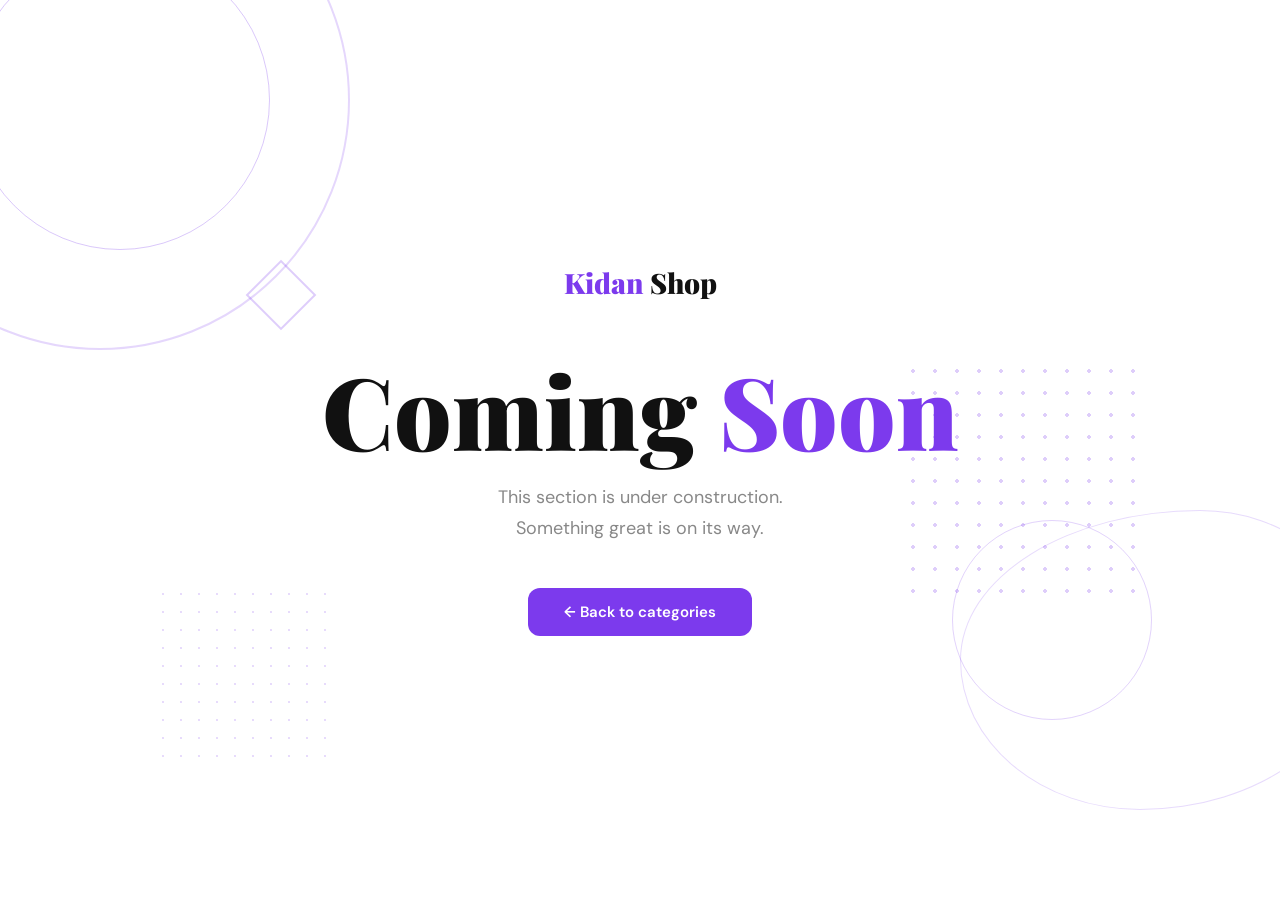
<file: coming-soon.html>
<!DOCTYPE html>
<html lang="en">
<head>
  <meta charset="UTF-8"/>
  <meta name="viewport" content="width=device-width, initial-scale=1.0, viewport-fit=cover"/>
  <title>Coming Soon – Kidan Shop</title>
  <link href="https://fonts.googleapis.com/css2?family=Playfair+Display:wght@700;900&family=DM+Sans:wght@400;500&display=swap" rel="stylesheet"/>
  <script>
    // Apply saved theme before first paint (shared across all pages)
    (function () {
      try {
        if (localStorage.getItem('kidan-theme') === 'dark')
          document.documentElement.setAttribute('data-theme', 'dark');
      } catch (e) {}
    })();
  </script>
  <style>
    * { margin: 0; padding: 0; box-sizing: border-box; }
    body {
      min-height: 100vh;
      display: flex;
      flex-direction: column;
      align-items: center;
      justify-content: center;
      background: #ffffff;
      font-family: 'DM Sans', sans-serif;
      overflow: hidden;
      position: relative;
    }
    .bg { position: fixed; inset: 0; pointer-events: none; z-index: 0; overflow: hidden; }
    .bg .r1 { position:absolute;width:500px;height:500px;top:-150px;left:-150px;border-radius:50%;border:2px solid rgba(124,58,237,0.2);animation:spin 40s linear infinite; }
    .bg .r2 { position:absolute;width:300px;height:300px;top:-50px;left:-30px;border-radius:50%;border:1.5px solid rgba(124,58,237,0.28);animation:spin 25s linear infinite reverse; }
    .bg .r3 { position:absolute;width:200px;height:200px;bottom:20%;right:10%;border-radius:50%;border:1px solid rgba(124,58,237,0.22);animation:spin 32s linear infinite; }
    .bg .b1 { position:absolute;width:400px;height:300px;bottom:10%;right:-80px;border-radius:60% 40% 55% 45%/50% 45% 55% 50%;border:1.5px solid rgba(124,58,237,0.18);animation:morph 18s ease-in-out infinite; }
    .bg .dg { position:absolute;width:250px;height:250px;top:40%;right:10%;background-image:radial-gradient(circle,rgba(124,58,237,0.25) 2px,transparent 2px);background-size:22px 22px;animation:drift 18s ease-in-out infinite; }
    .bg .dg2 { position:absolute;width:180px;height:180px;bottom:15%;left:12%;background-image:radial-gradient(circle,rgba(124,58,237,0.18) 1.5px,transparent 1.5px);background-size:18px 18px;animation:drift 24s ease-in-out infinite reverse; }
    .bg .cross { position:absolute;width:50px;height:50px;top:30%;left:20%;border:2px solid rgba(124,58,237,0.25);transform:rotate(45deg);animation:spin 20s linear infinite; }
    @keyframes spin { to { transform: rotate(360deg); } }
    @keyframes morph { 0%,100%{border-radius:60% 40% 55% 45%/50% 45% 55% 50%}50%{border-radius:40% 60% 45% 55%/55% 40% 60% 45%} }
    @keyframes drift { 0%,100%{transform:translate(0,0)}50%{transform:translate(15px,-20px)} }
    .content {
      position: relative;
      z-index: 1;
      text-align: center;
      padding: 40px 24px;
    }
    .logo {
      font-family: 'Playfair Display', serif;
      font-size: 28px;
      font-weight: 900;
      margin-bottom: 56px;
      text-decoration: none;
      display: inline-block;
    }
    .logo .k { color: #7c3aed; }
    .logo .s { color: #111; }
    h1 {
      font-family: 'Playfair Display', serif;
      font-size: clamp(52px, 9vw, 100px);
      font-weight: 900;
      color: #111;
      line-height: 1.05;
      margin-bottom: 20px;
    }
    h1 em { color: #7c3aed; font-style: normal; }
    p {
      font-size: 18px;
      color: #888;
      margin-bottom: 44px;
      line-height: 1.7;
    }
    .back-btn {
      display: inline-flex;
      align-items: center;
      gap: 8px;
      padding: 14px 36px;
      background: #7c3aed;
      color: white;
      text-decoration: none;
      border-radius: 12px;
      font-family: 'DM Sans', sans-serif;
      font-size: 15px;
      font-weight: 600;
      transition: background 0.2s, transform 0.2s;
    }
    .back-btn:hover { background: #6d28d9; transform: translateY(-2px); }

    /* ── MOBILE ── */
    @media (max-width: 480px) {
      .content { padding: 32px 20px; }
      .logo { margin-bottom: 40px; }
      h1 { font-size: clamp(40px, 13vw, 64px); }
      p { font-size: 16px; margin-bottom: 36px; }
      .back-btn { padding: 13px 28px; font-size: 14px; }
    }

    /* Short screens (landscape phones): allow scrolling */
    @media (max-height: 640px) {
      body { overflow: auto; padding: 24px 0; }
    }

    /* ── DARK THEME ── */
    html[data-theme="dark"] body { background: #14101f; }
    html[data-theme="dark"] h1 { color: #f3f0fb; }
    html[data-theme="dark"] p { color: #a99fbb; }
    html[data-theme="dark"] .logo .s { color: #f3f0fb; }
  </style>
</head>
<body>
  <div class="bg">
    <div class="r1"></div>
    <div class="r2"></div>
    <div class="r3"></div>
    <div class="b1"></div>
    <div class="dg"></div>
    <div class="dg2"></div>
    <div class="cross"></div>
  </div>
  <div class="content">
    <a href="./index.html" class="logo"><span class="k">Kidan</span><span class="s"> Shop</span></a>
    <h1>Coming <em>Soon</em></h1>
    <p>This section is under construction.<br/>Something great is on its way.</p>
    <a href="./index.html" class="back-btn">← Back to categories</a>
  </div>
</body>
</html>
</file>
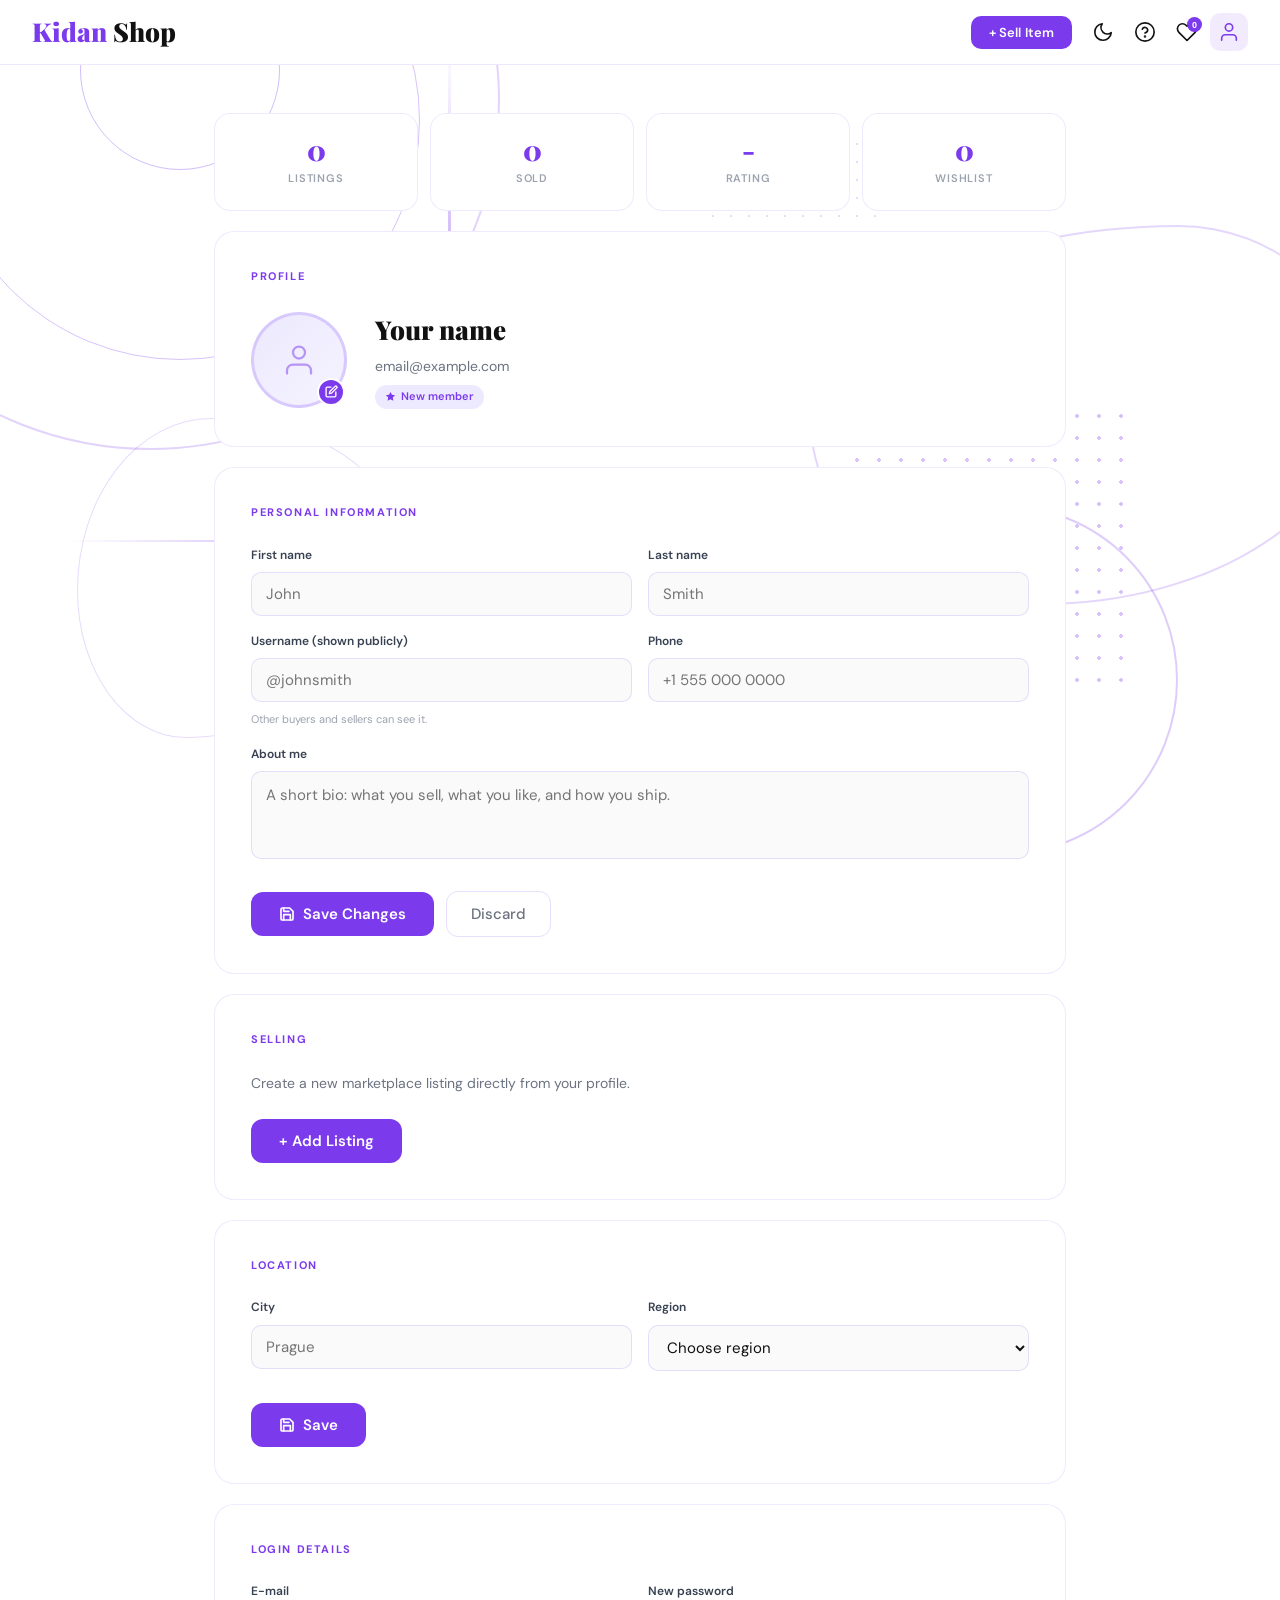
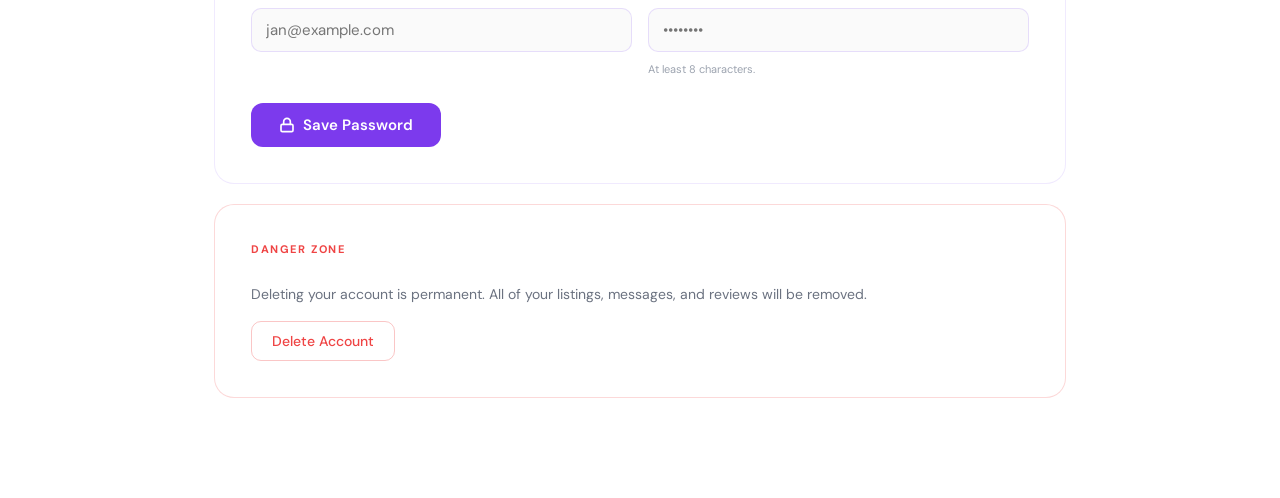
<file: profile.html>
<!DOCTYPE html>
<html lang="en">
<head>
  <meta charset="UTF-8"/>
  <meta name="viewport" content="width=device-width, initial-scale=1.0, viewport-fit=cover"/>
  <title>My Profile - Kidan Shop</title>
  <link rel="preconnect" href="https://fonts.googleapis.com"/>
  <link rel="preconnect" href="https://fonts.gstatic.com" crossorigin/>
  <link href="https://fonts.googleapis.com/css2?family=Playfair+Display:wght@700;900&family=DM+Sans:wght@400;500;600&display=swap" rel="stylesheet"/>
  <link rel="stylesheet" href="src/lenis.css?v=1.3.23"/>
  <link rel="stylesheet" href="style.css"/>
  <script>
    // Apply saved theme before first paint (shared across all pages)
    (function () {
      try {
        if (localStorage.getItem('kidan-theme') === 'dark')
          document.documentElement.setAttribute('data-theme', 'dark');
      } catch (e) {}
    })();
  </script>
  <style>
    /* ── PROFILE PAGE STYLES ── */

    .profile-wrap {
      max-width: 900px;
      margin: 0 auto;
      padding: 48px 24px 80px;
      position: relative;
      z-index: 1;
    }

    /* ── CARD BASE ── */
    .p-card {
      background: #fff;
      border: 1px solid rgba(139, 92, 246, 0.13);
      border-radius: 20px;
      padding: 36px;
      margin-bottom: 20px;
      position: relative;
    }

    .p-card-title {
      font-family: 'DM Sans', sans-serif;
      font-size: 11px;
      font-weight: 700;
      text-transform: uppercase;
      letter-spacing: 1.6px;
      color: #7c3aed;
      margin-bottom: 24px;
    }

    /* ── AVATAR SECTION ── */
    .avatar-row {
      display: flex;
      align-items: center;
      gap: 28px;
      flex-wrap: wrap;
    }

    .avatar-ring {
      position: relative;
      flex-shrink: 0;
    }

    .avatar-img {
      width: 96px;
      height: 96px;
      border-radius: 50%;
      object-fit: cover;
      border: 3px solid rgba(139, 92, 246, 0.25);
      background: #ede9fe;
      display: flex;
      align-items: center;
      justify-content: center;
      overflow: hidden;
    }

    .avatar-placeholder {
      width: 96px;
      height: 96px;
      border-radius: 50%;
      border: 3px solid rgba(139, 92, 246, 0.25);
      background: linear-gradient(135deg, #ede9fe 0%, #f5f3ff 100%);
      display: flex;
      align-items: center;
      justify-content: center;
      cursor: pointer;
      transition: border-color 0.2s;
      overflow: hidden;
      position: relative;
    }

    .avatar-placeholder:hover { border-color: #7c3aed; }

    .avatar-placeholder svg {
      color: #7c3aed;
      opacity: 0.5;
    }

    .avatar-placeholder img {
      width: 100%;
      height: 100%;
      object-fit: cover;
      position: absolute;
      inset: 0;
      display: none;
    }

    .avatar-placeholder img.loaded { display: block; }

    .avatar-edit-btn {
      position: absolute;
      bottom: 2px;
      right: 2px;
      width: 28px;
      height: 28px;
      background: #7c3aed;
      border: 2px solid #fff;
      border-radius: 50%;
      display: flex;
      align-items: center;
      justify-content: center;
      cursor: pointer;
      transition: background 0.2s, transform 0.15s;
    }

    .avatar-edit-btn:hover { background: #6d28d9; transform: scale(1.1); }

    .avatar-edit-btn svg { color: #fff; }

    #avatar-input { display: none; }

    .avatar-info h2 {
      font-family: 'Playfair Display', serif;
      font-size: 26px;
      font-weight: 900;
      color: #111;
      margin-bottom: 4px;
    }

    .avatar-info p {
      font-size: 14px;
      color: #6b7280;
    }

    .avatar-info .member-badge {
      display: inline-flex;
      align-items: center;
      gap: 5px;
      background: #ede9fe;
      color: #7c3aed;
      font-size: 11px;
      font-weight: 600;
      padding: 3px 10px;
      border-radius: 20px;
      margin-top: 8px;
    }

    /* ── FORM FIELDS ── */
    .field-grid {
      display: grid;
      grid-template-columns: 1fr 1fr;
      gap: 16px;
    }

    .field-grid.full { grid-template-columns: 1fr; }

    .field {
      display: flex;
      flex-direction: column;
      gap: 7px;
    }

    .field label {
      font-size: 12px;
      font-weight: 600;
      color: #374151;
      font-family: 'DM Sans', sans-serif;
    }

    .field input,
    .field textarea,
    .field select {
      font-family: 'DM Sans', sans-serif;
      font-size: 15px;
      color: #111;
      background: #fafafa;
      border: 1.5px solid rgba(139, 92, 246, 0.18);
      border-radius: 10px;
      padding: 11px 14px;
      outline: none;
      transition: border-color 0.2s, box-shadow 0.2s;
      resize: none;
    }

    .field input:focus,
    .field textarea:focus,
    .field select:focus {
      border-color: #7c3aed;
      box-shadow: 0 0 0 3px rgba(124, 58, 237, 0.1);
      background: #fff;
    }

    .field textarea { min-height: 88px; line-height: 1.6; }

    .field-hint {
      font-size: 11px;
      color: #9ca3af;
      margin-top: 2px;
    }

    /* ── SAVE BUTTON ── */
    .save-btn {
      background: #7c3aed;
      color: #fff;
      border: none;
      border-radius: 12px;
      padding: 12px 28px;
      font-family: 'DM Sans', sans-serif;
      font-size: 15px;
      font-weight: 600;
      cursor: pointer;
      transition: background 0.2s, transform 0.15s, box-shadow 0.2s;
      display: inline-flex;
      align-items: center;
      gap: 8px;
      margin-top: 8px;
    }

    .save-btn:hover {
      background: #6d28d9;
      transform: translateY(-1px);
      box-shadow: 0 4px 16px rgba(124, 58, 237, 0.3);
    }

    .save-btn:active { transform: translateY(0); }

    .btn-secondary {
      background: transparent;
      color: #6b7280;
      border: 1.5px solid rgba(139, 92, 246, 0.2);
      border-radius: 12px;
      padding: 12px 24px;
      font-family: 'DM Sans', sans-serif;
      font-size: 15px;
      font-weight: 500;
      cursor: pointer;
      transition: border-color 0.2s, color 0.2s;
      margin-top: 8px;
    }

    .btn-secondary:hover { border-color: #7c3aed; color: #7c3aed; }

    .btn-row {
      display: flex;
      align-items: center;
      gap: 12px;
      flex-wrap: wrap;
    }

    /* ── STATS ROW ── */
    .profile-stats {
      display: grid;
      grid-template-columns: repeat(4, 1fr);
      gap: 12px;
      margin-bottom: 20px;
    }

    .pstat {
      background: #fff;
      border: 1px solid rgba(139, 92, 246, 0.13);
      border-radius: 16px;
      padding: 22px 18px;
      text-align: center;
      position: relative;
      z-index: 1;
    }

    .pstat-val {
      font-family: 'Playfair Display', serif;
      font-size: 28px;
      font-weight: 900;
      color: #7c3aed;
      line-height: 1;
      margin-bottom: 6px;
    }

    .pstat-label {
      font-size: 11px;
      font-weight: 600;
      color: #9ca3af;
      text-transform: uppercase;
      letter-spacing: 0.8px;
    }

    /* ── DANGER ZONE ── */
    .danger-zone {
      border-color: rgba(239, 68, 68, 0.2);
    }

    .danger-zone .p-card-title { color: #ef4444; }

    .danger-text {
      font-size: 14px;
      color: #6b7280;
      margin-bottom: 16px;
      line-height: 1.6;
    }

    .btn-danger {
      background: transparent;
      color: #ef4444;
      border: 1.5px solid rgba(239, 68, 68, 0.3);
      border-radius: 10px;
      padding: 10px 20px;
      font-family: 'DM Sans', sans-serif;
      font-size: 14px;
      font-weight: 500;
      cursor: pointer;
      transition: all 0.2s;
    }

    .btn-danger:hover {
      background: #fef2f2;
      border-color: #ef4444;
    }

    /* ── TOAST ── */
    .toast {
      position: fixed;
      bottom: 28px;
      right: 28px;
      background: #111;
      color: #fff;
      font-family: 'DM Sans', sans-serif;
      font-size: 14px;
      font-weight: 500;
      padding: 12px 22px;
      border-radius: 12px;
      box-shadow: 0 8px 32px rgba(0,0,0,0.18);
      display: flex;
      align-items: center;
      gap: 10px;
      z-index: 9999;
      transform: translateY(80px);
      opacity: 0;
      transition: transform 0.35s cubic-bezier(0.4,0,0.2,1), opacity 0.35s;
      pointer-events: none;
    }

    .toast.show {
      transform: translateY(0);
      opacity: 1;
    }

    .toast-dot { width: 8px; height: 8px; background: #7c3aed; border-radius: 50%; flex-shrink: 0; }

    /* ── RESPONSIVE ── */
    @media (max-width: 640px) {
      .field-grid { grid-template-columns: 1fr; }
      .profile-stats { grid-template-columns: repeat(2, 1fr); }
      .avatar-row { flex-direction: column; text-align: center; align-items: center; }
      .p-card { padding: 24px 20px; }

      /* 16px so iOS doesn't zoom in on focus */
      .field input,
      .field textarea,
      .field select { font-size: 16px; }

      .toast {
        left: 16px;
        right: 16px;
        bottom: calc(16px + env(safe-area-inset-bottom));
        justify-content: center;
      }
    }

    @media (max-width: 480px) {
      .profile-wrap { padding: 28px 14px 64px; }
      .pstat { padding: 16px 12px; }
      .pstat-val { font-size: 22px; }
      .btn-row { flex-direction: column; align-items: stretch; }
      .save-btn,
      .btn-secondary {
        width: 100%;
        justify-content: center;
        text-align: center;
      }
    }

    /* ── DARK THEME (profile-specific) ── */
    html[data-theme="dark"] .p-card,
    html[data-theme="dark"] .pstat {
      background: #1b1530;
      border-color: rgba(139, 92, 246, 0.22);
    }
    html[data-theme="dark"] .avatar-info h2 { color: #f3f0fb; }
    html[data-theme="dark"] .avatar-info p { color: #a99fbb; }
    html[data-theme="dark"] .field label { color: #cabfe0; }
    html[data-theme="dark"] .field input,
    html[data-theme="dark"] .field textarea,
    html[data-theme="dark"] .field select {
      background: #241c3a;
      color: #f3f0fb;
      border-color: rgba(139, 92, 246, 0.25);
    }
    html[data-theme="dark"] .field input:focus,
    html[data-theme="dark"] .field textarea:focus,
    html[data-theme="dark"] .field select:focus {
      background: #2a2140;
    }
    html[data-theme="dark"] .field-hint { color: #8a7fa3; }
    html[data-theme="dark"] .btn-secondary { color: #a99fbb; }
    html[data-theme="dark"] .danger-text { color: #a99fbb; }
    html[data-theme="dark"] .btn-danger:hover { background: rgba(239, 68, 68, 0.12); }
  </style>
</head>
<body>

  <!-- Background patterns (same as index.html) -->
  <div id="bg-patterns" aria-hidden="true">
    <div class="bp r1"></div>
    <div class="bp r2"></div>
    <div class="bp r3"></div>
    <div class="bp r4"></div>
    <div class="bp b1"></div>
    <div class="bp b2"></div>
    <div class="bp b3"></div>
    <div class="bp dg1"></div>
    <div class="bp dg2"></div>
    <div class="bp ln1"></div>
    <div class="bp ln2"></div>
    <div class="bp ln3"></div>
    <div class="bp cross1"></div>
    <div class="bp cross2"></div>
  </div>

  <!-- Nav (same as index.html) -->
  <nav class="filter-bar" aria-label="Main navigation">
    <div class="nav-top">
      <a href="index.html" class="nav-brand">
        <span class="brand-kidan">Kidan</span><span class="brand-shop"> Shop</span>
      </a>



      <div class="nav-icons">
        <button type="button" class="sell-btn" data-open-listing>+ Sell<span class="sell-label">Item</span></button>
        <button type="button" class="nav-icon-btn theme-toggle" id="theme-toggle" aria-label="Toggle dark mode" title="Toggle dark mode">
          <svg class="icon-sun" width="22" height="22" viewBox="0 0 24 24" fill="none" stroke="currentColor" stroke-width="1.8" stroke-linecap="round" stroke-linejoin="round"><circle cx="12" cy="12" r="4"/><path d="M12 2v2M12 20v2M4.93 4.93l1.41 1.41M17.66 17.66l1.41 1.41M2 12h2M20 12h2M6.34 17.66l-1.41 1.41M19.07 4.93l-1.41 1.41"/></svg>
          <svg class="icon-moon" width="22" height="22" viewBox="0 0 24 24" fill="none" stroke="currentColor" stroke-width="1.8" stroke-linecap="round" stroke-linejoin="round"><path d="M21 12.79A9 9 0 1 1 11.21 3 7 7 0 0 0 21 12.79z"/></svg>
        </button>
        <button type="button" class="nav-icon-btn" aria-label="Support" title="Support">
          <svg width="22" height="22" viewBox="0 0 24 24" fill="none" stroke="currentColor" stroke-width="1.8" stroke-linecap="round" stroke-linejoin="round">
            <circle cx="12" cy="12" r="10"/><path d="M9.09 9a3 3 0 0 1 5.83 1c0 2-3 3-3 3"/><circle cx="12" cy="17" r=".5" fill="currentColor"/>
          </svg>
        </button>
        <button class="nav-icon-btn" aria-label="Wishlist" title="Wishlist" style="position:relative">
          <svg width="22" height="22" viewBox="0 0 24 24" fill="none" stroke="currentColor" stroke-width="1.8" stroke-linecap="round" stroke-linejoin="round">
            <path d="M20.84 4.61a5.5 5.5 0 0 0-7.78 0L12 5.67l-1.06-1.06a5.5 5.5 0 0 0-7.78 7.78l1.06 1.06L12 21.23l7.78-7.78 1.06-1.06a5.5 5.5 0 0 0 0-7.78z"/>
          </svg>
          <span class="nav-badge">0</span>
        </button>
        <a href="./profile.html" class="nav-icon-btn" aria-label="Profile" title="My Profile" style="color:#7c3aed; background:rgba(124,58,237,0.1);">
          <svg width="22" height="22" viewBox="0 0 24 24" fill="none" stroke="currentColor" stroke-width="1.8" stroke-linecap="round" stroke-linejoin="round">
            <path d="M20 21v-2a4 4 0 0 0-4-4H8a4 4 0 0 0-4 4v2"/><circle cx="12" cy="7" r="4"/>
          </svg>
        </a>
      </div>
    </div>
  </nav>

  <!-- Main -->
  <main>
    <div class="profile-wrap">

      <!-- Stats -->
      <div class="profile-stats">
        <div class="pstat">
          <div class="pstat-val">0</div>
          <div class="pstat-label">Listings</div>
        </div>
        <div class="pstat">
          <div class="pstat-val">0</div>
          <div class="pstat-label">Sold</div>
        </div>
        <div class="pstat">
          <div class="pstat-val">-</div>
          <div class="pstat-label">Rating</div>
        </div>
        <div class="pstat">
          <div class="pstat-val" data-wishlist-count>0</div>
          <div class="pstat-label">Wishlist</div>
        </div>
      </div>

      <!-- Avatar + name card -->
      <div class="p-card">
        <div class="p-card-title">Profile</div>
        <div class="avatar-row">
          <div class="avatar-ring">
            <div class="avatar-placeholder" id="avatarCircle" onclick="document.getElementById('avatar-input').click()" title="Upload photo">
              <svg width="36" height="36" viewBox="0 0 24 24" fill="none" stroke="currentColor" stroke-width="1.5" stroke-linecap="round" stroke-linejoin="round">
                <path d="M20 21v-2a4 4 0 0 0-4-4H8a4 4 0 0 0-4 4v2"/><circle cx="12" cy="7" r="4"/>
              </svg>
              <img id="avatarPreview" alt="Avatar"/>
            </div>
            <button class="avatar-edit-btn" onclick="document.getElementById('avatar-input').click()" title="Change photo" aria-label="Change profile photo">
              <svg width="13" height="13" viewBox="0 0 24 24" fill="none" stroke="currentColor" stroke-width="2.5" stroke-linecap="round" stroke-linejoin="round">
                <path d="M11 4H4a2 2 0 0 0-2 2v14a2 2 0 0 0 2 2h14a2 2 0 0 0 2-2v-7"/><path d="M18.5 2.5a2.121 2.121 0 0 1 3 3L12 15l-4 1 1-4 9.5-9.5z"/>
              </svg>
            </button>
            <input type="file" id="avatar-input" accept="image/*"/>
          </div>
          <div class="avatar-info">
            <h2 id="display-name">Your name</h2>
            <p id="display-email">email@example.com</p>
            <span class="member-badge">
              <svg width="11" height="11" viewBox="0 0 24 24" fill="currentColor"><path d="M12 2l3.09 6.26L22 9.27l-5 4.87 1.18 6.88L12 17.77l-6.18 3.25L7 14.14 2 9.27l6.91-1.01L12 2z"/></svg>
              New member
            </span>
          </div>
        </div>
      </div>

      <!-- Personal info -->
      <div class="p-card">
        <div class="p-card-title">Personal Information</div>
        <div class="field-grid" style="margin-bottom:16px">
          <div class="field">
            <label for="first-name">First name</label>
            <input type="text" id="first-name" placeholder="John" autocomplete="given-name"/>
          </div>
          <div class="field">
            <label for="last-name">Last name</label>
            <input type="text" id="last-name" placeholder="Smith" autocomplete="family-name"/>
          </div>
          <div class="field">
            <label for="username">Username (shown publicly)</label>
            <input type="text" id="username" placeholder="@johnsmith" autocomplete="username"/>
            <span class="field-hint">Other buyers and sellers can see it.</span>
          </div>
          <div class="field">
            <label for="phone">Phone</label>
            <input type="tel" id="phone" placeholder="+1 555 000 0000" autocomplete="tel"/>
          </div>
        </div>
        <div class="field-grid full" style="margin-bottom:24px">
          <div class="field">
            <label for="bio">About me</label>
            <textarea id="bio" placeholder="A short bio: what you sell, what you like, and how you ship."></textarea>
          </div>
        </div>
        <div class="btn-row">
          <button class="save-btn" onclick="saveProfile()">
            <svg width="16" height="16" viewBox="0 0 24 24" fill="none" stroke="currentColor" stroke-width="2.5" stroke-linecap="round" stroke-linejoin="round"><path d="M19 21H5a2 2 0 0 1-2-2V5a2 2 0 0 1 2-2h11l5 5v11a2 2 0 0 1-2 2z"/><polyline points="17 21 17 13 7 13 7 21"/><polyline points="7 3 7 8 15 8"/></svg>
            Save Changes
          </button>
          <button class="btn-secondary" onclick="resetProfile()">Discard</button>
        </div>
      </div>

      <div class="p-card">
        <div class="p-card-title">Selling</div>
        <p class="danger-text">Create a new marketplace listing directly from your profile.</p>
        <button type="button" class="save-btn" data-open-listing>+ Add Listing</button>
      </div>

      <!-- Location -->
      <div class="p-card">
        <div class="p-card-title">Location</div>
        <div class="field-grid" style="margin-bottom:24px">
          <div class="field">
            <label for="city">City</label>
            <input type="text" id="city" placeholder="Prague" autocomplete="address-level2"/>
          </div>
          <div class="field">
            <label for="region">Region</label>
            <select id="region">
              <option value="">Choose region</option>
              <option>Prague</option>
              <option>Central Bohemian</option>
              <option>South Bohemian</option>
              <option>Pilsen</option>
              <option>Karlovy Vary</option>
              <option>Usti nad Labem</option>
              <option>Liberec</option>
              <option>Hradec Kralove</option>
              <option>Pardubice</option>
              <option>Vysocina</option>
              <option>South Moravian</option>
              <option>Olomouc</option>
              <option>Zlin</option>
              <option>Moravian-Silesian</option>
            </select>
          </div>
        </div>
        <div class="btn-row">
          <button class="save-btn" onclick="showToast('Location saved')">
            <svg width="16" height="16" viewBox="0 0 24 24" fill="none" stroke="currentColor" stroke-width="2.5" stroke-linecap="round" stroke-linejoin="round"><path d="M19 21H5a2 2 0 0 1-2-2V5a2 2 0 0 1 2-2h11l5 5v11a2 2 0 0 1-2 2z"/><polyline points="17 21 17 13 7 13 7 21"/><polyline points="7 3 7 8 15 8"/></svg>
            Save
          </button>
        </div>
      </div>

      <!-- Security -->
      <div class="p-card">
        <div class="p-card-title">Login Details</div>
        <div class="field-grid" style="margin-bottom:16px">
          <div class="field">
            <label for="email">E-mail</label>
            <input type="email" id="email" placeholder="jan@example.com" autocomplete="email"/>
          </div>
          <div class="field">
            <label for="new-password">New password</label>
            <input type="password" id="new-password" placeholder="••••••••" autocomplete="new-password"/>
            <span class="field-hint">At least 8 characters.</span>
          </div>
        </div>
        <div class="btn-row">
          <button class="save-btn" onclick="showToast('Login details saved')">
            <svg width="16" height="16" viewBox="0 0 24 24" fill="none" stroke="currentColor" stroke-width="2.5" stroke-linecap="round" stroke-linejoin="round"><rect x="3" y="11" width="18" height="11" rx="2" ry="2"/><path d="M7 11V7a5 5 0 0 1 10 0v4"/></svg>
            Save Password
          </button>
        </div>
      </div>

      <!-- Danger zone -->
      <div class="p-card danger-zone">
        <div class="p-card-title">Danger Zone</div>
        <p class="danger-text">Deleting your account is permanent. All of your listings, messages, and reviews will be removed.</p>
        <button class="btn-danger">Delete Account</button>
      </div>

    </div>
  </main>

  <!-- Toast -->
  <div class="toast" id="toast" role="status" aria-live="polite">
    <span class="toast-dot"></span>
    <span id="toast-msg">Changes saved</span>
  </div>

  <div class="listing-modal" id="listingModal" aria-hidden="true">
    <div class="modal-backdrop" data-close-listing></div>
    <section class="listing-dialog" role="dialog" aria-modal="true" aria-labelledby="listingTitle">
      <button type="button" class="modal-close" aria-label="Close listing form" data-close-listing>×</button>
      <p class="modal-eyebrow">Sell on Kidan Shop</p>
      <h2 id="listingTitle">Create a Listing</h2>
      <form class="listing-form" id="listingForm">
        <div class="form-grid">
          <label>Item title
            <input type="text" name="title" placeholder="Nike Air Max 90" required>
          </label>
          <label>Brand
            <input type="text" name="brand" placeholder="Nike, Adidas, Supreme..." required>
          </label>
          <label>Category
            <select name="category" required>
              <option value="">Choose category</option>
              <option>Sneakers</option>
              <option>Hoodies</option>
              <option>Jackets</option>
              <option>T-Shirts</option>
              <option>Accessories</option>
            </select>
          </label>
          <label>Condition
            <select name="condition" required>
              <option value="">Choose condition</option>
              <option>New with tags</option>
              <option>New without tags</option>
              <option>Used - excellent</option>
              <option>Used - good</option>
            </select>
          </label>
          <label>Price
            <input type="number" name="price" min="1" placeholder="120" required>
          </label>
          <label>Size
            <input type="text" name="size" placeholder="M, L, EU 42...">
          </label>
        </div>
        <label>Description
          <textarea name="description" placeholder="Describe the item, fit, flaws, and shipping details." required></textarea>
        </label>
        <label class="photo-upload-field">Photos
          <input type="file" name="photos" accept="image/*" multiple>
          <span class="field-note">Add several photos. The first image will be used as the main listing photo.</span>
          <span class="photo-count" data-photo-count>No photos selected</span>
        </label>
        <div class="photo-preview-grid" data-photo-preview>
          <div class="photo-preview-empty">Selected photos will appear here</div>
        </div>
        <button type="submit" class="modal-submit">Publish Listing</button>
      </form>
    </section>
  </div>

  <script src="src/lenis.min.js?v=1.3.23"></script>
  <script src="script.js?v=3"></script>
  <script>
    /* ── AVATAR UPLOAD ── */
    document.getElementById('avatar-input').addEventListener('change', function () {
      const file = this.files[0];
      if (!file) return;
      const reader = new FileReader();
      reader.onload = function (e) {
        const img = document.getElementById('avatarPreview');
        img.src = e.target.result;
        img.classList.add('loaded');
        // hide placeholder icon
        document.querySelector('#avatarCircle svg').style.display = 'none';
      };
      reader.readAsDataURL(file);
    });

    /* ── SAVE PROFILE ── */
    function saveProfile() {
      const first = document.getElementById('first-name').value.trim();
      const last  = document.getElementById('last-name').value.trim();
      const user  = document.getElementById('username').value.trim();
      const email = document.getElementById('email').value.trim();

      const displayName = [first, last].filter(Boolean).join(' ') || user || 'Your name';
      document.getElementById('display-name').textContent = displayName;
      if (email) document.getElementById('display-email').textContent = email;

      showToast('Profile saved');
    }

    /* ── RESET ── */
    function resetProfile() {
      ['first-name','last-name','username','phone','bio'].forEach(id => {
        document.getElementById(id).value = '';
      });
      showToast('Changes discarded');
    }

    /* ── TOAST ── */
    function showToast(msg) {
      const toast = document.getElementById('toast');
      document.getElementById('toast-msg').textContent = msg;
      toast.classList.add('show');
      setTimeout(() => toast.classList.remove('show'), 2800);
    }
  </script>
</body>
</html>
</file>
<file: src/lenis.css>
html.lenis,
html.lenis body {
  height: auto;
}

.lenis:not(.lenis-autoToggle).lenis-stopped {
  overflow: clip;
}

.lenis [data-lenis-prevent],
.lenis [data-lenis-prevent-wheel],
.lenis [data-lenis-prevent-touch],
.lenis [data-lenis-prevent-vertical],
.lenis [data-lenis-prevent-horizontal] {
  overscroll-behavior: contain;
}

.lenis.lenis-smooth iframe {
  pointer-events: none;
}

.lenis.lenis-autoToggle {
  transition-property: overflow;
  transition-duration: 1ms;
  transition-behavior: allow-discrete;
}
</file>
<file: style.css>
/* ============================================
   CSS CUSTOM PROPERTIES & GLOBAL STYLES
   ============================================ */

:root {
    --color-bg: #ffffff;
    --color-bg-pattern: rgba(124, 58, 237, 0.08);
    --color-text-primary: #111111;
    --color-text-secondary: #6b7280;
    --color-accent: #8b5cf6;
    --color-accent-hover: #7c3aed;
    --color-card-bg: #fafafa;
    --color-card-border: #e5e7eb;
    --color-badge-bg: #ede9fe;
    --color-badge-text: #8b5cf6;

    --spacing-xs: 0.5rem;
    --spacing-sm: 1rem;
    --spacing-md: 1.5rem;
    --spacing-lg: 2rem;
    --spacing-xl: 3rem;
    --spacing-2xl: 4rem;

    --font-heading: 'Playfair Display', serif;
    --font-body: 'DM Sans', sans-serif;
    --font-size-xs: 0.75rem;
    --font-size-sm: 0.875rem;
    --font-size-base: 1rem;
    --font-size-lg: 1.125rem;
    --font-size-xl: 1.5rem;
    --font-size-2xl: 2rem;
    --font-size-3xl: 3rem;
    --font-size-4xl: 4rem;

    --radius-sm: 0.375rem;
    --radius-md: 0.5rem;
    --radius-lg: 1rem;

    --transition-fast: 150ms ease-out;
    --transition-base: 280ms cubic-bezier(0.4, 0, 0.2, 1);
    --transition-slow: 500ms ease-out;
}

* {
    margin: 0;
    padding: 0;
    box-sizing: border-box;
}

html { scroll-behavior: smooth; }

html.lenis,
html.lenis body,
html.kidan-lenis-ready,
html.kidan-lenis-ready body {
    height: auto;
}

html.lenis.lenis-smooth,
html.kidan-lenis-ready {
    scroll-behavior: auto !important;
}

html.lenis.lenis-smooth [data-lenis-prevent],
html.lenis.lenis-smooth iframe {
    overscroll-behavior: contain;
}

html.lenis.lenis-stopped {
    overflow: clip;
}

body {
    font-family: var(--font-body);
    color: var(--color-text-primary);
    background-color: var(--color-bg);
    line-height: 1.6;
    position: relative;
    overflow-x: hidden;
}

/* ============================================
   CONTAINER
   ============================================ */

.container {
    width: 100%;
    max-width: 1300px;
    margin: 0 auto;
    padding: 0 var(--spacing-md);
    position: relative;
    z-index: 1;
}

/* ============================================
   TYPOGRAPHY
   ============================================ */

h1, h2, h3, h4, h5, h6 {
    font-family: var(--font-heading);
    font-weight: 700;
}

.accent { color: var(--color-accent); }

/* ============================================
   PAGE HEADER / HERO
   ============================================ */

.page-header {
    padding: 88px var(--spacing-md) 72px;
    text-align: center;
    position: relative;
    z-index: 1;
    background: linear-gradient(180deg, rgba(139, 92, 246, 0.05) 0%, transparent 100%);
}

.header-eyebrow {
    display: inline-block;
    font-family: var(--font-body);
    font-size: 11px;
    font-weight: 600;
    text-transform: uppercase;
    letter-spacing: 2px;
    color: var(--color-accent);
    background: var(--color-badge-bg);
    padding: 6px 18px;
    border-radius: 100px;
    margin-bottom: 22px;
    animation: fadeInDown 0.5s ease-out both;
}

.header-content {
    max-width: 680px;
    margin: 0 auto;
}

.page-title {
    font-size: clamp(2.5rem, 6vw, var(--font-size-4xl));
    line-height: 1.08;
    letter-spacing: -1px;
    margin-bottom: var(--spacing-md);
    animation: fadeInDown 0.55s ease-out 0.05s both;
}

.page-subtitle {
    font-size: var(--font-size-lg);
    color: var(--color-text-secondary);
    max-width: 540px;
    margin: 0 auto 40px;
    line-height: 1.75;
    animation: fadeInUp 0.55s ease-out 0.1s both;
}

/* Search Bar */
.header-search {
    margin-bottom: 44px;
    animation: fadeInUp 0.55s ease-out 0.18s both;
}

.search-wrap {
    display: flex;
    align-items: center;
    max-width: 540px;
    margin: 0 auto;
    background: #fff;
    border: 1.5px solid rgba(139, 92, 246, 0.28);
    border-radius: 14px;
    padding: 6px 6px 6px 18px;
    box-shadow: 0 4px 28px rgba(139, 92, 246, 0.1);
    transition: border-color 0.2s, box-shadow 0.2s;
    gap: 10px;
}

.search-wrap:focus-within {
    border-color: var(--color-accent);
    box-shadow: 0 4px 36px rgba(139, 92, 246, 0.2);
}

.search-wrap svg {
    color: var(--color-text-secondary);
    flex-shrink: 0;
}

.search-input {
    flex: 1;
    border: none;
    outline: none;
    font-family: var(--font-body);
    font-size: 15px;
    color: var(--color-text-primary);
    background: transparent;
    min-width: 0;
}

.search-input::placeholder { color: #bbb; }

.search-submit-btn {
    background: var(--color-accent-hover);
    color: #fff;
    border: none;
    border-radius: 10px;
    padding: 10px 24px;
    font-family: var(--font-body);
    font-size: 14px;
    font-weight: 600;
    cursor: pointer;
    transition: background 0.2s, transform 0.15s;
    flex-shrink: 0;
    white-space: nowrap;
}

.search-submit-btn:hover {
    background: var(--color-accent);
    transform: scale(1.02);
}

/* Header Stats */
.header-stats {
    display: flex;
    align-items: center;
    justify-content: center;
    animation: fadeInUp 0.55s ease-out 0.25s both;
}

.stat-item {
    text-align: center;
    padding: 0 36px;
}

.stat-item strong {
    display: block;
    font-family: var(--font-body);
    font-size: 24px;
    font-weight: 700;
    color: var(--color-accent);
    line-height: 1.2;
}

.stat-item span {
    font-size: 11px;
    font-weight: 500;
    color: var(--color-text-secondary);
    text-transform: uppercase;
    letter-spacing: 0.8px;
}

.stat-sep {
    width: 1px;
    height: 36px;
    background: rgba(139, 92, 246, 0.18);
    flex-shrink: 0;
}

/* ============================================
   FILTER BAR (STICKY) — nav only, not header
   ============================================ */

nav.filter-bar {
    position: sticky;
    top: 0;
    z-index: 1000;
    background: rgba(255, 255, 255, 0.97);
    backdrop-filter: blur(12px);
    -webkit-backdrop-filter: blur(12px);
    border-bottom: 0.5px solid rgba(139, 92, 246, 0.15);
    transition: box-shadow 0.3s ease;
}

.nav-top {
    display: flex;
    align-items: center;
    justify-content: space-between;
    padding: 0 32px;
    height: 64px;
    gap: 24px;
}

.nav-brand {
    text-decoration: none;
    font-family: 'Playfair Display', serif;
    font-size: 26px;
    font-weight: 900;
    white-space: nowrap;
    flex-shrink: 0;
}

.brand-kidan { color: #7c3aed; }
.brand-shop  { color: #111111; }

.nav-quality-bar {
    display: flex;
    gap: 3px;
    background: rgba(139, 92, 246, 0.06);
    border-radius: 12px;
    padding: 4px;
}

.qbtn {
    background: none;
    border: none;
    cursor: pointer;
    font-family: 'DM Sans', sans-serif;
    font-size: 14px;
    font-weight: 500;
    color: #555;
    padding: 7px 20px;
    border-radius: 9px;
    transition: all 0.2s ease;
}

.qbtn:hover  { color: #7c3aed; background: rgba(139, 92, 246, 0.08); }
.qbtn.active { color: #ffffff; background: #7c3aed; box-shadow: 0 2px 8px rgba(124, 58, 237, 0.3); }

.nav-icons {
    display: flex;
    align-items: center;
    gap: 4px;
    flex-shrink: 0;
}

.nav-icon-btn {
    position: relative;
    background: none;
    border: none;
    cursor: pointer;
    color: #111111;
    padding: 8px;
    border-radius: 10px;
    transition: color 0.2s, background 0.2s;
    display: flex;
    align-items: center;
    justify-content: center;
}

.nav-icon-btn:hover { color: #7c3aed; background: rgba(139, 92, 246, 0.08); }

.nav-badge {
    position: absolute;
    top: 4px;
    right: 4px;
    background: #7c3aed;
    color: #fff;
    font-size: 9px;
    font-weight: 700;
    width: 15px;
    height: 15px;
    border-radius: 50%;
    display: flex;
    align-items: center;
    justify-content: center;
}

/* Legacy filter button */
.filter-btn {
    background: transparent;
    border: 2px solid var(--color-card-border);
    padding: var(--spacing-xs) var(--spacing-md);
    font-size: var(--font-size-base);
    font-weight: 600;
    color: var(--color-text-primary);
    cursor: pointer;
    border-radius: var(--radius-md);
}

/* ============================================
   PRICE FILTER BAR
   ============================================ */

.price-filter-bar {
    display: flex;
    flex-wrap: wrap;
    align-items: center;
    gap: 32px;
    padding: 20px 28px;
    margin: 32px 0 56px;
    background: rgba(139, 92, 246, 0.03);
    border: 1px solid rgba(139, 92, 246, 0.1);
    border-radius: 18px;
    position: relative;
    z-index: 1;
}

.pf-label {
    font-family: 'DM Sans', sans-serif;
    font-size: 10px;
    font-weight: 700;
    text-transform: uppercase;
    letter-spacing: 1.4px;
    color: #7c3aed;
    display: block;
    margin-bottom: 10px;
}

.sort-btns { display: flex; gap: 8px; }

.sort-btn {
    display: flex;
    align-items: center;
    gap: 6px;
    background: none;
    border: 1px solid rgba(139, 92, 246, 0.2);
    border-radius: 10px;
    padding: 8px 16px;
    font-family: 'DM Sans', sans-serif;
    font-size: 13px;
    font-weight: 500;
    color: #555;
    cursor: pointer;
    transition: all 0.2s ease;
}

.sort-btn:hover  { border-color: #7c3aed; color: #7c3aed; }
.sort-btn.active { background: #7c3aed; border-color: #7c3aed; color: #fff; box-shadow: 0 2px 8px rgba(124, 58, 237, 0.25); }

.price-range { flex: 1; min-width: 240px; }

.range-wrap {
    position: relative;
    height: 20px;
    margin-bottom: 8px;
}

.price-slider {
    position: absolute;
    width: 100%;
    height: 4px;
    background: none;
    pointer-events: none;
    -webkit-appearance: none;
    appearance: none;
    top: 50%;
    transform: translateY(-50%);
}

.price-slider::-webkit-slider-thumb {
    -webkit-appearance: none;
    width: 18px;
    height: 18px;
    border-radius: 50%;
    background: #7c3aed;
    pointer-events: all;
    cursor: pointer;
    border: 2px solid #fff;
    box-shadow: 0 0 0 2px rgba(139, 92, 246, 0.35);
    transition: transform 0.15s;
}

.price-slider::-webkit-slider-thumb:hover { transform: scale(1.2); }

.price-slider::-moz-range-thumb {
    width: 18px;
    height: 18px;
    border-radius: 50%;
    background: #7c3aed;
    pointer-events: all;
    cursor: pointer;
    border: 2px solid #fff;
    box-shadow: 0 0 0 2px rgba(139, 92, 246, 0.35);
}

.range-track {
    position: absolute;
    width: 100%;
    height: 4px;
    background: rgba(139, 92, 246, 0.14);
    border-radius: 2px;
    top: 50%;
    transform: translateY(-50%);
    z-index: -1;
}

.range-fill {
    position: absolute;
    height: 100%;
    background: #7c3aed;
    border-radius: 2px;
}

.range-labels {
    display: flex;
    justify-content: space-between;
    font-size: 13px;
    font-weight: 600;
    color: #111;
}

/* ============================================
   CATEGORIES SECTION
   ============================================ */

.categories-section {
    padding: 0 var(--spacing-md) var(--spacing-2xl);
    position: relative;
    z-index: 1;
}

.brands-section { margin-bottom: 72px; }

/* ============================================
   SECTION HEADER — left-aligned
   ============================================ */

.section-header {
    display: flex;
    align-items: flex-end;
    justify-content: space-between;
    margin-bottom: 28px;
    padding-bottom: 22px;
    border-bottom: 1px solid rgba(139, 92, 246, 0.1);
    gap: 16px;
}

.section-title {
    font-size: clamp(1.6rem, 3vw, var(--font-size-3xl));
    line-height: 1.15;
    margin-bottom: 5px;
}

.section-description {
    color: var(--color-text-secondary);
    font-size: var(--font-size-sm);
    margin: 0;
}

.view-all-link {
    display: inline-flex;
    align-items: center;
    gap: 6px;
    font-family: var(--font-body);
    font-size: 13px;
    font-weight: 600;
    color: var(--color-accent);
    text-decoration: none;
    white-space: nowrap;
    padding: 8px 18px;
    border: 1.5px solid rgba(139, 92, 246, 0.25);
    border-radius: 10px;
    transition: all 0.2s ease;
    flex-shrink: 0;
}

.view-all-link svg { transition: transform 0.2s ease; }

.view-all-link:hover {
    background: var(--color-accent);
    border-color: var(--color-accent);
    color: #fff;
}

.view-all-link:hover svg { transform: translateX(3px); }

/* ============================================
   CATEGORIES GRID
   ============================================ */

.categories-grid {
    display: grid;
    gap: 14px;
    grid-template-columns: repeat(auto-fill, minmax(150px, 1fr));
}

@media (max-width: 480px) {
    .categories-grid {
        grid-template-columns: repeat(2, 1fr);
        gap: 10px;
    }
}

@media (min-width: 481px) and (max-width: 768px) {
    .categories-grid { grid-template-columns: repeat(3, 1fr); }
}

@media (min-width: 769px) and (max-width: 1100px) {
    .categories-grid { grid-template-columns: repeat(4, 1fr); }
}

@media (min-width: 1100px) and (max-width: 1400px) {
    .categories-grid { grid-template-columns: repeat(5, 1fr); }
}

@media (min-width: 1400px) {
    .categories-grid { grid-template-columns: repeat(6, 1fr); }
}

/* ============================================
   CATEGORY CARD — redesigned
   ============================================ */

.category-card {
    background: #fff;
    border: 1.5px solid var(--color-card-border);
    border-radius: 16px;
    cursor: pointer;
    transition: border-color var(--transition-base),
                transform var(--transition-base),
                box-shadow var(--transition-base);
    display: flex;
    flex-direction: column;
    position: relative;
    overflow: hidden;
    opacity: 0;
    animation: cardFadeIn 0.45s ease-out forwards;
    box-shadow: 0 1px 4px rgba(0, 0, 0, 0.05);
}

.card-logo-area {
    flex: 1;
    display: flex;
    align-items: center;
    justify-content: center;
    padding: 32px 20px 24px;
    min-height: 128px;
}

.card-info {
    padding: 11px 14px 14px;
    background: rgba(124, 58, 237, 0.025);
    border-top: 1px solid rgba(124, 58, 237, 0.07);
    transition: background var(--transition-base), border-color var(--transition-base);
}

.brand-name {
    font-family: var(--font-body);
    font-size: 13px;
    font-weight: 600;
    line-height: 1.3;
    color: var(--color-text-primary);
    margin-bottom: 5px;
    word-break: break-word;
}

.item-badge {
    display: inline-block;
    background: var(--color-badge-bg);
    color: var(--color-badge-text);
    font-size: 10px;
    font-weight: 600;
    padding: 3px 8px;
    border-radius: 6px;
}

/* Card Tags (Hot / Sale / New) */
.card-tag {
    position: absolute;
    top: 10px;
    left: 10px;
    font-size: 10px;
    font-weight: 700;
    padding: 3px 8px;
    border-radius: 6px;
    z-index: 2;
    line-height: 1.5;
    pointer-events: none;
}

.hot-tag  { background: #fee2e2; color: #b91c1c; }
.sale-tag { background: #fef3c7; color: #92400e; }
.new-tag  { background: var(--color-badge-bg); color: var(--color-accent); }

/* Brand logos */
.brand-logo-img {
  width: 90px;
  height: 90px;
  object-fit: contain;
  display: block;
  margin: 0 auto 12px;
  transition: transform 0.3s ease, filter 0.3s ease;
  filter: brightness(0) saturate(100%);
}
.brand-logo-img:hover {
  filter: brightness(0) saturate(100%) invert(25%) sepia(90%)
          saturate(600%) hue-rotate(240deg);
  transform: scale(1.1);
}

/* Real (color) logos — no filter */
.brand-logo-img--color { filter: none !important; }
.brand-logo-img--color:hover { filter: none !important; transform: scale(1.08); }

.brand-logo-svg {
  display: flex;
  align-items: center;
  justify-content: center;
  width: 100%;
  height: 90px;
  margin-bottom: 12px;
  transition: transform 0.3s ease;
}
.brand-logo-svg:hover {
  transform: scale(1.08);
}

.cat-icon-wrap {
  display: flex;
  align-items: center;
  justify-content: center;
  width: 100%;
  padding: 12px 0 8px;
  transition: transform 0.3s ease;
}
.cat-icon-wrap svg rect:first-child {
  transition: fill 0.3s ease;
}

.letter-avatar {
  width: 64px;
  height: 64px;
  border-radius: 16px;
  display: flex;
  align-items: center;
  justify-content: center;
  transition: transform 0.3s ease, background 0.3s ease;
}

.brand-card-link:hover .letter-avatar {
  background: #d8b4fe !important;
  transform: scale(1.08);
}

.brand-card-link {
  text-decoration: none;
  color: inherit;
  display: block;
}

.brand-logo-text,
.card-logo.vintage {
    width: 60px;
    height: 60px;
    display: flex;
    align-items: center;
    justify-content: center;
    background: var(--color-badge-bg);
    border-radius: 14px;
    font-family: var(--font-heading);
    font-size: 1.5rem;
    font-weight: 900;
    color: var(--color-accent);
    transition: background 0.28s ease, color 0.28s ease, transform 0.28s ease;
}

/* Hover */
.category-card:hover {
    border-color: var(--color-accent);
    transform: translateY(-6px);
    box-shadow: 0 14px 40px rgba(124, 58, 237, 0.16);
}

.category-card:hover .card-logo.vintage,
.category-card:hover .brand-logo-text {
    background: var(--color-accent);
    color: #fff;
    transform: scale(1.06);
}

.category-card:hover .card-info {
    background: rgba(124, 58, 237, 0.055);
    border-top-color: rgba(124, 58, 237, 0.14);
}

/* Independent Cards */
.independent-card {
    border-color: rgba(139, 92, 246, 0.3);
    background: linear-gradient(145deg, #fff 0%, rgba(139, 92, 246, 0.02) 100%);
}

/* Card animation staggering */
.category-card:nth-child(1)    { animation-delay: 0ms; }
.category-card:nth-child(2)    { animation-delay: 45ms; }
.category-card:nth-child(3)    { animation-delay: 90ms; }
.category-card:nth-child(4)    { animation-delay: 135ms; }
.category-card:nth-child(5)    { animation-delay: 180ms; }
.category-card:nth-child(6)    { animation-delay: 225ms; }
.category-card:nth-child(7)    { animation-delay: 270ms; }
.category-card:nth-child(8)    { animation-delay: 315ms; }
.category-card:nth-child(9)    { animation-delay: 360ms; }
.category-card:nth-child(10)   { animation-delay: 405ms; }
.category-card:nth-child(11)   { animation-delay: 450ms; }
.category-card:nth-child(12)   { animation-delay: 495ms; }
.category-card:nth-child(13)   { animation-delay: 540ms; }
.category-card:nth-child(14)   { animation-delay: 585ms; }
.category-card:nth-child(15)   { animation-delay: 630ms; }
.category-card:nth-child(n+16) { animation-delay: 675ms; }

/* ============================================
   SELL BUTTON
   ============================================ */
.sell-btn {
  display: inline-flex;
  align-items: center;
  gap: 0.28em;
  padding: 8px 18px;
  background: #7c3aed;
  color: #fff;
  text-decoration: none;
  border: 0;
  border-radius: 10px;
  font-family: 'DM Sans', sans-serif;
  font-size: 13px;
  font-weight: 600;
  margin-right: 8px;
  transition: background 0.2s, transform 0.2s;
  white-space: nowrap;
}
.sell-btn:hover { background: #6d28d9; transform: translateY(-1px); }

body.modal-open { overflow: hidden; }

.listing-modal {
  position: fixed;
  inset: 0;
  z-index: 10000;
  display: none;
  align-items: center;
  justify-content: center;
  padding: 24px;
}

.listing-modal.is-open { display: flex; }

.modal-backdrop {
  position: absolute;
  inset: 0;
  background: rgba(17, 17, 17, 0.48);
  backdrop-filter: blur(6px);
}

.listing-dialog {
  position: relative;
  width: min(960px, 100%);
  max-height: min(90vh, 820px);
  overflow: auto;
  background: #fff;
  border-radius: 16px;
  padding: 30px;
  box-shadow: 0 24px 80px rgba(17, 17, 17, 0.28);
}

.modal-close {
  position: absolute;
  top: 14px;
  right: 14px;
  width: 34px;
  height: 34px;
  border: 0;
  border-radius: 10px;
  background: rgba(139, 92, 246, 0.09);
  color: #111;
  font-size: 24px;
  line-height: 1;
  cursor: pointer;
}

.modal-eyebrow {
  margin: 0 0 6px;
  color: #7c3aed;
  font-size: 11px;
  font-weight: 700;
  letter-spacing: 1.4px;
  text-transform: uppercase;
}

.listing-dialog h2 {
  margin: 0 0 22px;
  font-size: 32px;
}

.listing-form,
.listing-form label {
  display: flex;
  flex-direction: column;
  gap: 8px;
}

.listing-form { gap: 16px; }

.form-grid {
  display: grid;
  grid-template-columns: repeat(3, minmax(0, 1fr));
  gap: 14px;
}

.listing-form label {
  color: #374151;
  font-size: 12px;
  font-weight: 700;
}

.listing-form input,
.listing-form select,
.listing-form textarea {
  width: 100%;
  border: 1.5px solid rgba(139, 92, 246, 0.18);
  border-radius: 10px;
  background: #fafafa;
  color: #111;
  font: 500 15px 'DM Sans', sans-serif;
  padding: 11px 13px;
  outline: none;
}

.listing-form textarea {
  min-height: 110px;
  resize: vertical;
}

.listing-form input:focus,
.listing-form select:focus,
.listing-form textarea:focus {
  border-color: #7c3aed;
  box-shadow: 0 0 0 3px rgba(124, 58, 237, 0.1);
  background: #fff;
}

.field-note {
  color: #8a8a8a;
  font-size: 11px;
  font-weight: 500;
  line-height: 1.45;
}

.photo-count {
  align-self: flex-start;
  border-radius: 999px;
  background: #ede9fe;
  color: #6d28d9;
  font-size: 11px;
  font-weight: 700;
  padding: 4px 9px;
}

.photo-upload-field {
  border: 1.5px dashed rgba(139, 92, 246, 0.28);
  border-radius: 14px;
  background: rgba(139, 92, 246, 0.035);
  padding: 14px;
}

.photo-preview-grid {
  display: grid;
  grid-template-columns: repeat(auto-fill, minmax(112px, 1fr));
  gap: 12px;
  min-height: 128px;
  padding: 12px;
  border: 1px solid rgba(139, 92, 246, 0.14);
  border-radius: 14px;
  background: #fafafa;
}

.photo-preview-card {
  position: relative;
  aspect-ratio: 1;
  overflow: hidden;
  border-radius: 12px;
  background: #eee;
  border: 1px solid rgba(139, 92, 246, 0.12);
}

.photo-preview-card img {
  width: 100%;
  height: 100%;
  object-fit: cover;
  display: block;
}

.photo-preview-card:first-child::after {
  content: 'Main';
  position: absolute;
  left: 8px;
  top: 8px;
  border-radius: 999px;
  background: #7c3aed;
  color: #fff;
  font-size: 10px;
  font-weight: 700;
  padding: 3px 7px;
}

.photo-preview-empty {
  grid-column: 1 / -1;
  display: grid;
  place-items: center;
  min-height: 104px;
  color: #999;
  font-size: 13px;
  text-align: center;
}

.modal-submit {
  align-self: flex-start;
  border: 0;
  border-radius: 12px;
  background: #7c3aed;
  color: #fff;
  cursor: pointer;
  font: 700 15px 'DM Sans', sans-serif;
  padding: 13px 26px;
}

.global-toast {
  position: fixed;
  right: 24px;
  bottom: 24px;
  z-index: 11000;
  transform: translateY(24px);
  opacity: 0;
  background: #111;
  color: #fff;
  border-radius: 12px;
  padding: 12px 18px;
  font: 600 14px 'DM Sans', sans-serif;
  transition: opacity 0.25s, transform 0.25s;
}

.global-toast.show {
  opacity: 1;
  transform: translateY(0);
}

.support-widget {
  position: fixed;
  right: 24px;
  bottom: 24px;
  z-index: 9000;
}

.support-fab {
  width: 62px;
  height: 62px;
  border: 0;
  border-radius: 50%;
  background: #7c3aed;
  color: #fff;
  cursor: pointer;
  display: grid;
  place-items: center;
  box-shadow: 0 14px 34px rgba(124, 58, 237, 0.34);
  transition: transform 0.2s, background 0.2s;
}

.support-fab:hover {
  background: #6d28d9;
  transform: translateY(-2px);
}

.support-fab svg {
  grid-area: 1 / 1;
  transition: transform 0.25s ease, opacity 0.18s ease;
}

.support-fab .fab-icon-close {
  opacity: 0;
  transform: rotate(-90deg) scale(0.5);
}

.support-widget.is-open .support-fab .fab-icon-chat {
  opacity: 0;
  transform: rotate(90deg) scale(0.5);
}

.support-widget.is-open .support-fab .fab-icon-close {
  opacity: 1;
  transform: rotate(0deg) scale(1);
}

.support-panel {
  position: absolute;
  right: 0;
  bottom: 76px;
  width: min(340px, calc(100vw - 32px));
  background: #fff;
  border: 1px solid rgba(139, 92, 246, 0.18);
  border-radius: 16px;
  box-shadow: 0 20px 60px rgba(17, 17, 17, 0.18);
  overflow: hidden;
  opacity: 0;
  transform: translateY(14px) scale(0.92);
  transform-origin: bottom right;
  pointer-events: none;
  visibility: hidden;
  transition: opacity 0.2s ease-in, transform 0.2s ease-in, visibility 0s linear 0.2s;
}

.support-widget.is-open .support-panel {
  opacity: 1;
  transform: translateY(0) scale(1);
  pointer-events: auto;
  visibility: visible;
  transition: opacity 0.3s cubic-bezier(0.34, 1.56, 0.64, 1), transform 0.34s cubic-bezier(0.34, 1.56, 0.64, 1), visibility 0s;
}

.support-head {
  display: flex;
  justify-content: space-between;
  gap: 16px;
  padding: 16px;
  background: #7c3aed;
  color: #fff;
}

.support-head strong,
.support-head span {
  display: block;
}

.support-head span {
  margin-top: 2px;
  font-size: 12px;
  opacity: 0.8;
}

.support-head button {
  width: 30px;
  height: 30px;
  border: 0;
  border-radius: 8px;
  background: rgba(255,255,255,0.14);
  color: #fff;
  cursor: pointer;
  font-size: 22px;
}

.support-messages {
  height: 230px;
  overflow-y: auto;
  padding: 16px;
  background: #fafafa;
}

.support-message {
  width: fit-content;
  max-width: 84%;
  margin: 0 0 10px;
  padding: 10px 12px;
  border-radius: 12px;
  font-size: 14px;
  line-height: 1.45;
}

.support-agent {
  background: #ede9fe;
  color: #332255;
}

.support-user {
  margin-left: auto;
  background: #111;
  color: #fff;
}

.support-form {
  display: flex;
  gap: 8px;
  padding: 12px;
  border-top: 1px solid rgba(139, 92, 246, 0.12);
}

.support-form input {
  flex: 1;
  min-width: 0;
  border: 1px solid rgba(139, 92, 246, 0.2);
  border-radius: 10px;
  padding: 10px 12px;
  font: 500 14px 'DM Sans', sans-serif;
}

.support-form button {
  border: 0;
  border-radius: 10px;
  background: #7c3aed;
  color: #fff;
  cursor: pointer;
  font: 700 13px 'DM Sans', sans-serif;
  padding: 0 14px;
}

/* ============================================
   SEARCH BAR BELOW HERO
   ============================================ */
.search-bar-wrap {
  display: flex;
  justify-content: center;
  padding: 0 32px 24px;
  position: relative;
  z-index: 1;
}
.search-bar-inner {
  display: flex;
  align-items: center;
  gap: 10px;
  width: 100%;
  max-width: 560px;
  background: #fafafa;
  border: 1px solid rgba(139,92,246,0.2);
  border-radius: 14px;
  padding: 12px 18px;
  transition: border-color 0.2s, box-shadow 0.2s;
}
.search-bar-inner:focus-within {
  border-color: #7c3aed;
  box-shadow: 0 0 0 3px rgba(124,58,237,0.1);
}
#brand-search {
  flex: 1;
  border: none;
  background: none;
  font-family: 'DM Sans', sans-serif;
  font-size: 15px;
  color: #111;
  outline: none;
}
#brand-search::placeholder { color: #aaa; }
kbd {
  font-size: 11px;
  color: #aaa;
  background: #f0f0f0;
  border-radius: 6px;
  padding: 2px 7px;
  font-family: 'DM Sans', sans-serif;
}

/* ============================================
   LIVE VIEWERS
   ============================================ */
.live-viewers {
  display: inline-flex;
  align-items: center;
  gap: 5px;
  font-size: 11px;
  color: #888;
  margin-top: 4px;
}
.live-dot {
  width: 6px;
  height: 6px;
  border-radius: 50%;
  background: #22c55e;
  animation: pulse-dot 2s ease-in-out infinite;
  flex-shrink: 0;
}
@keyframes pulse-dot {
  0%,100% { opacity: 1; transform: scale(1); }
  50%      { opacity: 0.5; transform: scale(0.8); }
}

/* Card badges (second style) */
.card-badge {
  position: absolute;
  top: 10px;
  left: 10px;
  font-size: 11px;
  font-weight: 600;
  padding: 3px 10px;
  border-radius: 20px;
  font-family: 'DM Sans', sans-serif;
  z-index: 2;
}
.badge-hot  { background: #fff0f0; color: #e53e3e; }
.badge-sale { background: #fffbea; color: #b7791f; }
.badge-new  { background: #f0fff4; color: #276749; }

/* ============================================
   FEATURED ITEMS SECTION
   ============================================ */
.featured-section {
  max-width: 1300px;
  margin: 60px auto 0;
  padding: 0 24px;
  position: relative;
  z-index: 1;
}
.featured-header {
  display: flex;
  align-items: flex-end;
  justify-content: space-between;
  margin-bottom: 28px;
  flex-wrap: wrap;
  gap: 12px;
}
.featured-title {
  font-family: 'Playfair Display', serif;
  font-size: clamp(1.8rem, 3vw, 2.6rem);
  font-weight: 900;
  color: #111;
  margin: 0 0 6px;
}
.featured-title em { color: #7c3aed; font-style: normal; }
.featured-sub { font-size: 14px; color: #888; margin: 0; }
.view-all-btn {
  display: inline-flex;
  align-items: center;
  padding: 10px 22px;
  border: 1px solid rgba(124,58,237,0.3);
  border-radius: 10px;
  color: #7c3aed;
  text-decoration: none;
  font-size: 14px;
  font-weight: 500;
  font-family: 'DM Sans', sans-serif;
  transition: background 0.2s, color 0.2s;
}
.view-all-btn:hover { background: #7c3aed; color: #fff; }

.featured-grid {
  display: grid;
  grid-template-columns: repeat(auto-fill, minmax(200px, 1fr));
  gap: 20px;
  margin-bottom: 60px;
}
.item-card {
  background: #fff;
  border-radius: 16px;
  border: 0.5px solid rgba(139,92,246,0.15);
  overflow: hidden;
  text-decoration: none;
  color: inherit;
  transition: transform 0.25s ease, box-shadow 0.25s ease;
  display: block;
}
.item-card:hover {
  transform: translateY(-4px);
  box-shadow: 0 12px 32px rgba(124,58,237,0.12);
}
.item-img-wrap {
  position: relative;
  aspect-ratio: 1;
  overflow: hidden;
  background: #f5f5f5;
}
.item-img {
  width: 100%;
  height: 100%;
  object-fit: cover;
  transition: transform 0.4s ease;
}
.item-card:hover .item-img { transform: scale(1.05); }
.item-badge-condition {
  position: absolute;
  top: 10px; right: 10px;
  background: rgba(0,0,0,0.55);
  color: #fff;
  font-size: 10px;
  font-weight: 600;
  padding: 3px 9px;
  border-radius: 20px;
  font-family: 'DM Sans', sans-serif;
}
.item-badge-condition.new-cond { background: #7c3aed; }
.item-info { padding: 14px; }
.item-brand {
  font-size: 11px;
  font-weight: 600;
  color: #7c3aed;
  text-transform: uppercase;
  letter-spacing: 1px;
  font-family: 'DM Sans', sans-serif;
  display: block;
}
.item-name {
  font-size: 14px;
  font-weight: 500;
  color: #111;
  margin: 4px 0 10px;
  font-family: 'DM Sans', sans-serif;
  line-height: 1.3;
}
.item-bottom {
  display: flex;
  align-items: center;
  justify-content: space-between;
}
.item-price {
  font-size: 16px;
  font-weight: 700;
  color: #111;
  font-family: 'DM Sans', sans-serif;
}
.item-like {
  background: none;
  border: 1px solid rgba(139,92,246,0.2);
  border-radius: 8px;
  width: 32px; height: 32px;
  display: flex; align-items: center; justify-content: center;
  cursor: pointer;
  font-size: 15px;
  color: #aaa;
  transition: color 0.2s, border-color 0.2s;
}
.item-like:hover { color: #e53e3e; border-color: #e53e3e; }

/* ============================================
   ANIMATIONS — SKELETON
   ============================================ */
.skeleton {
  background: linear-gradient(90deg, #f0f0f0 25%, #e8e4f8 50%, #f0f0f0 75%);
  background-size: 200% 100%;
  animation: shimmer 1.4s infinite;
  border-radius: 8px;
}
@keyframes shimmer {
  0%   { background-position: 200% 0; }
  100% { background-position: -200% 0; }
}

.footer-cta {
    background: linear-gradient(135deg, var(--color-accent) 0%, var(--color-accent-hover) 100%);
    padding: 88px var(--spacing-md);
    text-align: center;
    margin-top: var(--spacing-2xl);
    position: relative;
    z-index: 1;
    overflow: hidden;
}

.footer-cta::before {
    content: '';
    position: absolute;
    width: 500px;
    height: 500px;
    border-radius: 50%;
    border: 2px solid rgba(255, 255, 255, 0.09);
    top: -150px;
    right: -100px;
    pointer-events: none;
}

.footer-cta::after {
    content: '';
    position: absolute;
    width: 300px;
    height: 300px;
    border-radius: 50%;
    border: 1.5px solid rgba(255, 255, 255, 0.07);
    bottom: -80px;
    left: 8%;
    pointer-events: none;
}

.cta-content {
    color: white;
    position: relative;
    z-index: 1;
}

.cta-content h2 {
    font-size: clamp(2rem, 4vw, var(--font-size-3xl));
    margin-bottom: 12px;
}

.cta-sub {
    font-size: var(--font-size-base);
    color: rgba(255, 255, 255, 0.75);
    margin-bottom: var(--spacing-lg);
}

.cta-link {
    display: inline-flex;
    align-items: center;
    gap: 8px;
    color: white;
    text-decoration: none;
    font-size: var(--font-size-base);
    font-weight: 600;
    padding: 14px 36px;
    border: 2px solid rgba(255, 255, 255, 0.55);
    border-radius: 12px;
    transition: all var(--transition-base);
    background: rgba(255, 255, 255, 0.1);
    backdrop-filter: blur(4px);
}

.cta-link:hover {
    background: white;
    color: var(--color-accent);
    border-color: white;
    transform: translateY(-2px);
    box-shadow: 0 8px 28px rgba(0, 0, 0, 0.15);
}

.cta-link .arrow {
    display: inline-block;
    transition: transform var(--transition-base);
}

.cta-link:hover .arrow { transform: translateX(4px); }

/* ============================================
   SITE FOOTER
   ============================================ */

#site-footer {
    background: #0f0a1e;
    color: #ffffff;
    padding: 68px 40px 32px;
    position: relative;
    z-index: 1;
}

.footer-inner {
    display: grid;
    grid-template-columns: repeat(auto-fit, minmax(180px, 1fr));
    gap: 48px;
    max-width: 1200px;
    margin: 0 auto 48px;
}

.footer-logo {
    font-family: 'Playfair Display', serif;
    font-size: 22px;
    font-weight: 900;
    color: #8b5cf6;
    display: block;
    margin-bottom: 12px;
}

.footer-tagline {
    font-size: 13px;
    color: rgba(255, 255, 255, 0.42);
    line-height: 1.75;
    margin: 0;
}

.footer-col h4 {
    font-family: 'DM Sans', sans-serif;
    font-size: 11px;
    font-weight: 700;
    text-transform: uppercase;
    letter-spacing: 1.6px;
    color: #8b5cf6;
    margin: 0 0 18px;
}

.footer-col ul {
    list-style: none;
    padding: 0;
    margin: 0;
    display: flex;
    flex-direction: column;
    gap: 11px;
}

.footer-col ul li,
.footer-col ul li a {
    font-size: 14px;
    color: rgba(255, 255, 255, 0.5);
    text-decoration: none;
    transition: color 0.2s;
}

.footer-col ul li a:hover { color: #8b5cf6; }

.footer-bottom {
    border-top: 1px solid rgba(139, 92, 246, 0.12);
    padding-top: 24px;
    display: flex;
    justify-content: space-between;
    flex-wrap: wrap;
    gap: 8px;
    font-size: 12px;
    color: rgba(255, 255, 255, 0.22);
    max-width: 1200px;
    margin: 0 auto;
}

/* ============================================
   ANIMATIONS
   ============================================ */

@keyframes fadeInDown {
    from { opacity: 0; transform: translateY(-18px); }
    to   { opacity: 1; transform: translateY(0); }
}

@keyframes fadeInUp {
    from { opacity: 0; transform: translateY(18px); }
    to   { opacity: 1; transform: translateY(0); }
}

@keyframes cardFadeIn {
    from { opacity: 0; transform: translateY(14px) scale(0.97); }
    to   { opacity: 1; transform: translateY(0) scale(1); }
}

@keyframes staggeredFadeIn {
    from { opacity: 0; }
    to   { opacity: 1; }
}

@keyframes spin {
    from { transform: rotate(0deg); }
    to   { transform: rotate(360deg); }
}

@keyframes spinfast {
    from { transform: rotate(45deg); }
    to   { transform: rotate(405deg); }
}

@keyframes morph {
    0%, 100% { border-radius: 63% 37% 54% 46% / 55% 48% 52% 45%; }
    33%       { border-radius: 40% 60% 45% 55% / 60% 35% 65% 40%; }
    66%       { border-radius: 55% 45% 65% 35% / 40% 60% 45% 55%; }
}

@keyframes drift {
    0%, 100% { transform: translate(0, 0); }
    50%       { transform: translate(15px, -20px); }
}

/* ============================================
   BACKGROUND PATTERNS
   ============================================ */

#bg-patterns {
    position: fixed;
    inset: 0;
    pointer-events: none;
    z-index: 0;
    overflow: hidden;
}

.bp { position: absolute; }

.r1 { width:700px;height:700px;top:-250px;left:-200px;border-radius:50%;border:2.5px solid rgba(124,58,237,0.22);animation:spin 50s linear infinite; }
.r2 { width:480px;height:480px;top:-120px;left:-60px;border-radius:50%;border:1.5px solid rgba(124,58,237,0.30);animation:spin 32s linear infinite reverse; }
.r3 { width:200px;height:200px;top:-30px;left:80px;border-radius:50%;border:1px solid rgba(139,92,246,0.40);animation:spin 20s linear infinite; }
.r4 { width:350px;height:350px;bottom:5%;right:8%;border-radius:50%;border:2px solid rgba(124,58,237,0.25);animation:spin 38s linear infinite reverse; }

.b1 { width:550px;height:380px;top:25%;right:-80px;border-radius:67% 33% 58% 42%/52% 44% 56% 48%;border:2px solid rgba(124,58,237,0.20);animation:morph 16s ease-in-out infinite; }
.b2 { width:320px;height:320px;bottom:18%;left:6%;border-radius:42% 58% 66% 34%/54% 38% 62% 46%;border:1.5px solid rgba(124,58,237,0.18);animation:morph 22s ease-in-out infinite reverse; }
.b3 { width:180px;height:180px;top:55%;left:42%;border-radius:60% 40% 50% 50%/40% 60% 50% 50%;border:1px solid rgba(139,92,246,0.25);animation:morph 12s ease-in-out infinite; }

.dg1 { width:280px;height:280px;top:45%;right:12%;background-image:radial-gradient(circle,rgba(124,58,237,0.30) 2px,transparent 2px);background-size:22px 22px;animation:drift 18s ease-in-out infinite; }
.dg2 { width:180px;height:180px;top:15%;left:55%;background-image:radial-gradient(circle,rgba(139,92,246,0.22) 1.5px,transparent 1.5px);background-size:18px 18px;animation:drift 24s ease-in-out infinite reverse; }

.ln1 { width:3px;height:400px;top:5%;left:35%;background:linear-gradient(to bottom,transparent,rgba(124,58,237,0.35),transparent);animation:drift 14s ease-in-out infinite; }
.ln2 { width:400px;height:2px;top:60%;left:5%;background:linear-gradient(to right,transparent,rgba(124,58,237,0.28),transparent);animation:drift 19s ease-in-out infinite reverse; }
.ln3 { width:2px;height:260px;bottom:10%;right:30%;background:linear-gradient(to bottom,transparent,rgba(139,92,246,0.30),transparent);animation:drift 11s ease-in-out infinite; }

.cross1 { width:60px;height:60px;top:38%;left:22%;border:2px solid rgba(124,58,237,0.28);transform:rotate(45deg);animation:spinfast 25s linear infinite; }
.cross2 { width:40px;height:40px;top:72%;right:22%;border:1.5px solid rgba(139,92,246,0.32);transform:rotate(20deg);animation:spinfast 18s linear infinite reverse; }

/* ============================================
   ACCESSIBILITY
   ============================================ */

.filter-btn:focus,
.cta-link:focus,
.category-card:focus {
    outline: 3px solid var(--color-accent);
    outline-offset: 2px;
}


/* ============================================
   RESPONSIVE
   ============================================ */

@media (max-width: 768px) {
    .page-header { padding: 56px var(--spacing-md) 48px; }

    .page-title { font-size: var(--font-size-2xl); }
    .page-subtitle { font-size: var(--font-size-base); }

    .section-header {
        flex-direction: column;
        align-items: flex-start;
        gap: 14px;
        padding-bottom: 18px;
    }

    .section-title { font-size: var(--font-size-2xl); }

    .categories-section { padding: 0 var(--spacing-sm) var(--spacing-xl); }
    .brands-section { margin-bottom: var(--spacing-xl); }

    .cta-content h2 { font-size: var(--font-size-2xl); }

    /* Compact stats instead of hiding them */
    .stat-item { padding: 0 18px; }
    .stat-item strong { font-size: 19px; }
    .stat-sep { height: 30px; }
}

@media (max-width: 480px) {
    .page-header { padding: 40px var(--spacing-sm) 36px; }
    .page-title { font-size: var(--font-size-xl); }

    .header-search { display: none; }

    .price-filter-bar {
        gap: 16px;
        padding: 16px;
        margin: 16px 0 32px;
    }

    .price-range { min-width: 180px; }

    .brand-name { font-size: 12px; }

    .card-logo-area { min-height: 100px; padding: 24px 16px 18px; }

    .brand-logo-img { width: 52px; height: 52px; }

    .brand-logo-text,
    .card-logo.vintage { width: 48px; height: 48px; font-size: 1.2rem; }

    .footer-cta { padding: 56px var(--spacing-md); }

    #site-footer { padding: 48px 20px 28px; }
}

/* ============================================
   THEME TOGGLE BUTTON (sun / moon)
   ============================================ */

.theme-toggle .icon-sun  { display: none; }
.theme-toggle .icon-moon { display: block; }

html[data-theme="dark"] .theme-toggle .icon-sun  { display: block; }
html[data-theme="dark"] .theme-toggle .icon-moon { display: none; }

/* ============================================
   LIKE BUTTON + WISHLIST BADGE
   ============================================ */

.item-like.liked { color: #e53e3e; border-color: #e53e3e; }

@keyframes likePop {
    0%   { transform: scale(1); }
    40%  { transform: scale(1.45); }
    70%  { transform: scale(0.9); }
    100% { transform: scale(1); }
}
.item-like.pop { animation: likePop 0.35s ease; }

@keyframes badgePop {
    0%   { transform: scale(1); }
    50%  { transform: scale(1.4); }
    100% { transform: scale(1); }
}
.nav-badge.has-items { animation: badgePop 0.3s ease; }

/* ============================================
   DARK THEME
   ============================================ */

html[data-theme="dark"] {
    --color-bg: #14101f;
    --color-bg-pattern: rgba(139, 92, 246, 0.10);
    --color-text-primary: #f3f0fb;
    --color-text-secondary: #a99fbb;
    --color-card-bg: #1b1530;
    --color-card-border: rgba(139, 92, 246, 0.22);
    --color-badge-bg: rgba(139, 92, 246, 0.18);
    --color-badge-text: #c4b5fd;
}

html[data-theme="dark"] body { background-color: var(--color-bg); }

html[data-theme="dark"] nav.filter-bar {
    background: rgba(20, 16, 31, 0.92);
    border-bottom-color: rgba(139, 92, 246, 0.18);
}

html[data-theme="dark"] .brand-shop,
html[data-theme="dark"] .nav-icon-btn { color: var(--color-text-primary); }

html[data-theme="dark"] .qbtn { color: #b3a8c6; }

html[data-theme="dark"] .page-header {
    background: linear-gradient(180deg, rgba(139, 92, 246, 0.12) 0%, transparent 100%);
}

html[data-theme="dark"] .search-wrap {
    background: #1b1530;
    border-color: rgba(139, 92, 246, 0.35);
}
html[data-theme="dark"] .search-input { color: var(--color-text-primary); }

html[data-theme="dark"] .search-bar-inner {
    background: #1b1530;
    border-color: rgba(139, 92, 246, 0.28);
}
html[data-theme="dark"] #brand-search { color: var(--color-text-primary); }
html[data-theme="dark"] kbd { background: #2a2140; color: #a99fbb; }

/* Brand cards — white tile behind logos so they stay readable */
html[data-theme="dark"] .category-card {
    background: var(--color-card-bg);
    box-shadow: 0 1px 4px rgba(0, 0, 0, 0.3);
}
html[data-theme="dark"] .card-logo-area {
    background: #ffffff;
    margin: 10px 10px 0;
    border-radius: 12px;
    padding: 22px 16px 18px;
    min-height: 104px;
}
html[data-theme="dark"] .card-info {
    background: rgba(139, 92, 246, 0.10);
    border-top-color: rgba(139, 92, 246, 0.18);
}
html[data-theme="dark"] .category-card:hover .card-info {
    background: rgba(139, 92, 246, 0.16);
}
html[data-theme="dark"] .independent-card {
    background: linear-gradient(145deg, #1b1530 0%, rgba(139, 92, 246, 0.08) 100%);
}

/* Featured items */
html[data-theme="dark"] .featured-title { color: var(--color-text-primary); }
html[data-theme="dark"] .item-card {
    background: var(--color-card-bg);
    border-color: rgba(139, 92, 246, 0.22);
}
html[data-theme="dark"] .item-name,
html[data-theme="dark"] .item-price { color: var(--color-text-primary); }
html[data-theme="dark"] .item-img-wrap { background: #241c3a; }

/* Listing modal */
html[data-theme="dark"] .listing-dialog { background: #1b1530; color: var(--color-text-primary); }
html[data-theme="dark"] .listing-dialog h2 { color: var(--color-text-primary); }
html[data-theme="dark"] .listing-form label { color: #cabfe0; }
html[data-theme="dark"] .listing-form input,
html[data-theme="dark"] .listing-form select,
html[data-theme="dark"] .listing-form textarea {
    background: #241c3a;
    color: var(--color-text-primary);
    border-color: rgba(139, 92, 246, 0.25);
}
html[data-theme="dark"] .modal-close { background: rgba(139, 92, 246, 0.18); color: #fff; }
html[data-theme="dark"] .photo-upload-field { background: rgba(139, 92, 246, 0.06); }
html[data-theme="dark"] .photo-preview-grid { background: #241c3a; border-color: rgba(139, 92, 246, 0.2); }
html[data-theme="dark"] .photo-preview-empty { color: #8a7fa3; }

/* Support chat */
html[data-theme="dark"] .support-panel { background: #1b1530; border-color: rgba(139, 92, 246, 0.25); }
html[data-theme="dark"] .support-messages { background: #241c3a; }
html[data-theme="dark"] .support-form input {
    background: #241c3a;
    color: var(--color-text-primary);
    border-color: rgba(139, 92, 246, 0.25);
}

/* ============================================
   TRUST STRIP
   ============================================ */

.trust-strip {
    display: flex;
    flex-wrap: wrap;
    justify-content: center;
    gap: 12px;
    max-width: 1150px;
    margin: 0 auto;
    padding: 0 24px 32px;
    position: relative;
    z-index: 1;
}

.trust-item {
    flex: 1;
    min-width: 215px;
    display: flex;
    align-items: center;
    gap: 13px;
    background: #fff;
    border: 1px solid rgba(139, 92, 246, 0.14);
    border-radius: 14px;
    padding: 14px 18px;
}

.trust-item svg { color: #7c3aed; flex-shrink: 0; }

.trust-item strong {
    display: block;
    font-family: 'DM Sans', sans-serif;
    font-size: 13px;
    font-weight: 700;
    color: var(--color-text-primary);
    line-height: 1.3;
}

.trust-item span {
    font-size: 11px;
    color: #999;
    line-height: 1.4;
}

/* ============================================
   CATEGORY CHIPS
   ============================================ */

.cat-chips {
    display: flex;
    flex-wrap: wrap;
    justify-content: center;
    gap: 8px;
    padding: 0 24px 28px;
    position: relative;
    z-index: 1;
}

.chip {
    background: #fff;
    border: 1.5px solid rgba(139, 92, 246, 0.2);
    border-radius: 100px;
    padding: 8px 20px;
    font-family: 'DM Sans', sans-serif;
    font-size: 13px;
    font-weight: 600;
    color: #555;
    cursor: pointer;
    transition: all 0.2s ease;
}

.chip:hover { border-color: #7c3aed; color: #7c3aed; }
.chip.active {
    background: #7c3aed;
    border-color: #7c3aed;
    color: #fff;
    box-shadow: 0 2px 10px rgba(124, 58, 237, 0.3);
}

/* ============================================
   ITEM CARD EXTRAS (meta, sale price)
   ============================================ */

.item-meta {
    display: block;
    font-size: 11px;
    color: #999;
    font-family: 'DM Sans', sans-serif;
    margin: 1px 0 8px;
}

.item-price-old {
    font-size: 12px;
    font-weight: 500;
    color: #aaa;
    text-decoration: line-through;
    margin-right: 6px;
}

.item-badge-condition.sale-cond { background: #e53e3e; }

/* ============================================
   FEATURED ACTIONS (sort)
   ============================================ */

.featured-actions {
    display: flex;
    align-items: center;
    gap: 8px;
    flex-wrap: wrap;
}

/* ============================================
   EMPTY STATES
   ============================================ */

.grid-empty {
    text-align: center;
    padding: 44px 20px;
    color: #888;
    font-size: 14px;
    font-family: 'DM Sans', sans-serif;
    border: 1.5px dashed rgba(139, 92, 246, 0.25);
    border-radius: 16px;
    margin-top: 12px;
}

/* ============================================
   NEWSLETTER
   ============================================ */

.newsletter {
    max-width: 1300px;
    margin: 0 auto;
    padding: 0 24px;
    position: relative;
    z-index: 1;
}

.nl-inner {
    background: linear-gradient(135deg, rgba(139, 92, 246, 0.07) 0%, rgba(124, 58, 237, 0.12) 100%);
    border: 1px solid rgba(139, 92, 246, 0.18);
    border-radius: 24px;
    padding: 52px 32px;
    text-align: center;
}

.nl-eyebrow {
    display: inline-block;
    font-family: 'DM Sans', sans-serif;
    font-size: 11px;
    font-weight: 700;
    text-transform: uppercase;
    letter-spacing: 1.6px;
    color: #7c3aed;
    margin-bottom: 10px;
}

.nl-inner h2 {
    font-family: 'Playfair Display', serif;
    font-size: clamp(1.7rem, 3vw, 2.4rem);
    font-weight: 900;
    color: var(--color-text-primary);
    margin-bottom: 8px;
}

.nl-inner h2 em { color: #7c3aed; font-style: normal; }

.nl-inner p {
    font-size: 14px;
    color: var(--color-text-secondary);
    margin-bottom: 24px;
}

#newsletterForm {
    display: flex;
    gap: 8px;
    max-width: 440px;
    margin: 0 auto;
}

#newsletterForm input {
    flex: 1;
    min-width: 0;
    border: 1.5px solid rgba(139, 92, 246, 0.25);
    border-radius: 12px;
    background: #fff;
    padding: 13px 16px;
    font: 500 14px 'DM Sans', sans-serif;
    color: #111;
    outline: none;
    transition: border-color 0.2s, box-shadow 0.2s;
}

#newsletterForm input:focus {
    border-color: #7c3aed;
    box-shadow: 0 0 0 3px rgba(124, 58, 237, 0.12);
}

#newsletterForm button {
    border: 0;
    border-radius: 12px;
    background: #7c3aed;
    color: #fff;
    cursor: pointer;
    font: 700 14px 'DM Sans', sans-serif;
    padding: 0 26px;
    transition: background 0.2s, transform 0.15s;
    white-space: nowrap;
}

#newsletterForm button:hover { background: #6d28d9; transform: translateY(-1px); }

/* ============================================
   BACK TO TOP
   ============================================ */

#back-to-top {
    position: fixed;
    bottom: 28px;
    left: 28px;
    width: 46px;
    height: 46px;
    border-radius: 50%;
    border: none;
    background: var(--color-accent-hover);
    color: #fff;
    display: flex;
    align-items: center;
    justify-content: center;
    cursor: pointer;
    z-index: 999;
    opacity: 0;
    visibility: hidden;
    transform: translateY(14px);
    box-shadow: 0 6px 22px rgba(124, 58, 237, 0.4);
    transition: opacity 0.25s ease, transform 0.25s ease, background 0.2s ease;
}

#back-to-top.visible {
    opacity: 1;
    visibility: visible;
    transform: translateY(0);
}

#back-to-top:hover { background: var(--color-accent); transform: translateY(-3px); }

@media (max-width: 480px) {
    #back-to-top { bottom: 18px; left: 18px; width: 42px; height: 42px; }
    #newsletterForm { flex-direction: column; }
    #newsletterForm button { padding: 13px 26px; }
}

/* ============================================
   DARK THEME — new blocks
   ============================================ */

html[data-theme="dark"] .trust-item {
    background: #1b1530;
    border-color: rgba(139, 92, 246, 0.22);
}
html[data-theme="dark"] .trust-item span { color: #8a7fa3; }

html[data-theme="dark"] .chip {
    background: #1b1530;
    color: #b3a8c6;
    border-color: rgba(139, 92, 246, 0.28);
}
html[data-theme="dark"] .chip:hover { color: #c4b5fd; border-color: #8b5cf6; }
html[data-theme="dark"] .chip.active { background: #7c3aed; color: #fff; }

html[data-theme="dark"] .item-meta { color: #8a7fa3; }
html[data-theme="dark"] .item-price-old { color: #6c6184; }

html[data-theme="dark"] .grid-empty {
    color: #8a7fa3;
    border-color: rgba(139, 92, 246, 0.3);
}

html[data-theme="dark"] .nl-inner {
    background: linear-gradient(135deg, rgba(139, 92, 246, 0.10) 0%, rgba(124, 58, 237, 0.16) 100%);
    border-color: rgba(139, 92, 246, 0.28);
}
html[data-theme="dark"] #newsletterForm input {
    background: #241c3a;
    color: #f3f0fb;
    border-color: rgba(139, 92, 246, 0.3);
}

/* ============================================
   MOBILE ADAPTATION
   ============================================ */

/* --- Lighter decorative background on small screens --- */
@media (max-width: 768px) {
    .bp.b1, .bp.b2, .bp.b3,
    .bp.dg1, .bp.dg2,
    .bp.ln1, .bp.ln2, .bp.ln3,
    .bp.cross1, .bp.cross2,
    .bp.r3 { display: none; }

    .bp.r1 { width: 420px; height: 420px; top: -180px; left: -160px; }
    .bp.r2 { width: 260px; height: 260px; top: -80px; left: -40px; }
    .bp.r4 { width: 220px; height: 220px; }
}

/* --- Sticky nav: brand + icons on top, filters as a second full-width row --- */
@media (max-width: 900px) {
    .nav-top {
        flex-wrap: wrap;
        height: auto;
        padding: 10px 16px;
        row-gap: 10px;
        column-gap: 12px;
    }

    .nav-brand { font-size: 22px; }

    .nav-quality-bar {
        order: 3;
        width: 100%;
    }

    .qbtn { flex: 1; padding: 7px 0; }
}

@media (max-width: 600px) {
    /* "+ Sell Item" -> "+ Sell" */
    .sell-label { display: none; }
    .sell-btn { padding: 7px 12px; margin-right: 2px; }

    /* The floating chat bubble already opens support */
    .nav-icon-btn[aria-label="Support"] { display: none; }

    .nav-icon-btn { padding: 7px; }
    .nav-icons { gap: 2px; }
    .qbtn { font-size: 13px; }
}

@media (max-width: 480px) {
    .nav-brand { font-size: 19px; }
}

/* --- Search bar below hero --- */
@media (max-width: 768px) {
    .search-bar-wrap { padding: 0 16px 20px; }
    .search-bar-inner kbd { display: none; }
}

/* --- Category chips: horizontal scroll strip --- */
@media (max-width: 640px) {
    .cat-chips {
        flex-wrap: nowrap;
        justify-content: flex-start;
        overflow-x: auto;
        -webkit-overflow-scrolling: touch;
        scrollbar-width: none;
        padding: 0 16px 22px;
    }
    .cat-chips::-webkit-scrollbar { display: none; }
    .chip { flex-shrink: 0; }
}

/* --- Trust strip: 2x2 grid --- */
@media (max-width: 640px) {
    .trust-strip {
        display: grid;
        grid-template-columns: 1fr 1fr;
        gap: 10px;
        padding: 0 16px 26px;
    }

    .trust-item {
        min-width: 0;
        flex-direction: column;
        align-items: flex-start;
        gap: 8px;
        padding: 13px 14px;
    }

    .trust-item strong { font-size: 12px; }
    .trust-item span { font-size: 10.5px; }
}

/* --- Featured items: 2 columns --- */
@media (max-width: 640px) {
    .featured-section { padding: 0 16px; margin-top: 40px; }

    .featured-header {
        flex-direction: column;
        align-items: flex-start;
        gap: 14px;
    }

    .featured-grid {
        grid-template-columns: repeat(2, 1fr);
        gap: 12px;
        margin-bottom: 44px;
    }

    .item-info { padding: 10px 12px 12px; }
    .item-name { font-size: 13px; margin: 3px 0 8px; }
    .item-meta { margin: 1px 0 6px; }
    .item-price { font-size: 15px; }
    .item-like { width: 36px; height: 36px; }

    .sort-btn { padding: 8px 12px; font-size: 12px; }
    .view-all-btn { padding: 9px 16px; font-size: 13px; }
}

/* --- Newsletter --- */
@media (max-width: 640px) {
    .newsletter { padding: 0 16px; }
    .nl-inner { padding: 36px 20px; border-radius: 18px; }
}

/* --- Footer: 2 columns, brand block on top --- */
@media (max-width: 640px) {
    .footer-inner { grid-template-columns: 1fr 1fr; gap: 32px 20px; }
    .footer-col:first-child { grid-column: 1 / -1; }
    .footer-bottom {
        flex-direction: column;
        align-items: flex-start;
        gap: 4px;
    }
}

/* --- Listing modal: bottom sheet --- */
@media (max-width: 640px) {
    .listing-modal { padding: 0; align-items: flex-end; }

    .listing-dialog {
        width: 100%;
        max-height: calc(100vh - 24px);
        max-height: calc(100dvh - 24px);
        border-radius: 20px 20px 0 0;
        padding: 24px 18px calc(28px + env(safe-area-inset-bottom));
    }

    .listing-dialog h2 { font-size: 26px; margin-bottom: 18px; }
    .form-grid { grid-template-columns: 1fr 1fr; gap: 12px; }
    .modal-close { width: 38px; height: 38px; }
    .modal-submit { align-self: stretch; width: 100%; }
}

@media (max-width: 480px) {
    .form-grid { grid-template-columns: 1fr; }
}

/* --- Inputs at 16px so iOS doesn't zoom in on focus --- */
@media (max-width: 640px) {
    .search-input,
    #brand-search,
    .listing-form input,
    .listing-form select,
    .listing-form textarea,
    .support-form input,
    #newsletterForm input {
        font-size: 16px;
    }
}

/* --- Support chat, toasts, back-to-top --- */
@media (max-width: 480px) {
    .support-widget {
        right: 14px;
        bottom: calc(14px + env(safe-area-inset-bottom));
    }

    .support-fab { width: 54px; height: 54px; }

    .support-panel {
        position: fixed;
        left: 14px;
        right: 14px;
        bottom: calc(80px + env(safe-area-inset-bottom));
        width: auto;
    }

    .support-messages { height: min(230px, 38vh); }

    #back-to-top { bottom: calc(16px + env(safe-area-inset-bottom)); }
}

@media (max-width: 640px) {
    .global-toast {
        left: 16px;
        right: 16px;
        bottom: calc(16px + env(safe-area-inset-bottom));
        text-align: center;
    }
}

/* --- Touch devices: no hover-lift effects --- */
@media (hover: none) {
    .category-card:hover {
        transform: none;
        box-shadow: 0 1px 4px rgba(0, 0, 0, 0.05);
        border-color: var(--color-card-border);
    }
    .item-card:hover { transform: none; box-shadow: none; }
    .item-card:hover .item-img { transform: none; }
}

/* ============================================
   LISTING MODAL — open animation
   ============================================ */

.listing-modal.is-open .modal-backdrop {
    animation: modalBackdropIn 0.25s ease-out both;
}

.listing-modal.is-open .listing-dialog {
    animation: modalDialogIn 0.35s cubic-bezier(0.34, 1.56, 0.64, 1) both;
}

@keyframes modalBackdropIn {
    from { opacity: 0; }
    to   { opacity: 1; }
}

@keyframes modalDialogIn {
    from { opacity: 0; transform: translateY(24px) scale(0.96); }
    to   { opacity: 1; transform: translateY(0) scale(1); }
}

/* On phones the dialog is a bottom sheet — slide it up from the bottom edge */
@media (max-width: 640px) {
    .listing-modal.is-open .listing-dialog {
        animation: modalSheetIn 0.38s cubic-bezier(0.32, 0.72, 0.33, 1) both;
    }
}

@keyframes modalSheetIn {
    from { transform: translateY(100%); }
    to   { transform: translateY(0); }
}

/* ============================================
   LISTING MODAL — hide scrollbar, keep scrolling
   ============================================ */

.listing-dialog {
    scrollbar-width: none;       /* Firefox */
    -ms-overflow-style: none;    /* legacy Edge/IE */
}

.listing-dialog::-webkit-scrollbar {
    display: none;               /* Chrome, Safari, new Edge */
}

/* ============================================
   DESKTOP NAV — center All/New/Used/Sale on the page
   ============================================ */

@media (min-width: 901px) {
    .nav-top { position: relative; }

    .nav-quality-bar {
        position: absolute;
        left: 50%;
        transform: translateX(-50%);
    }
}
</file>
